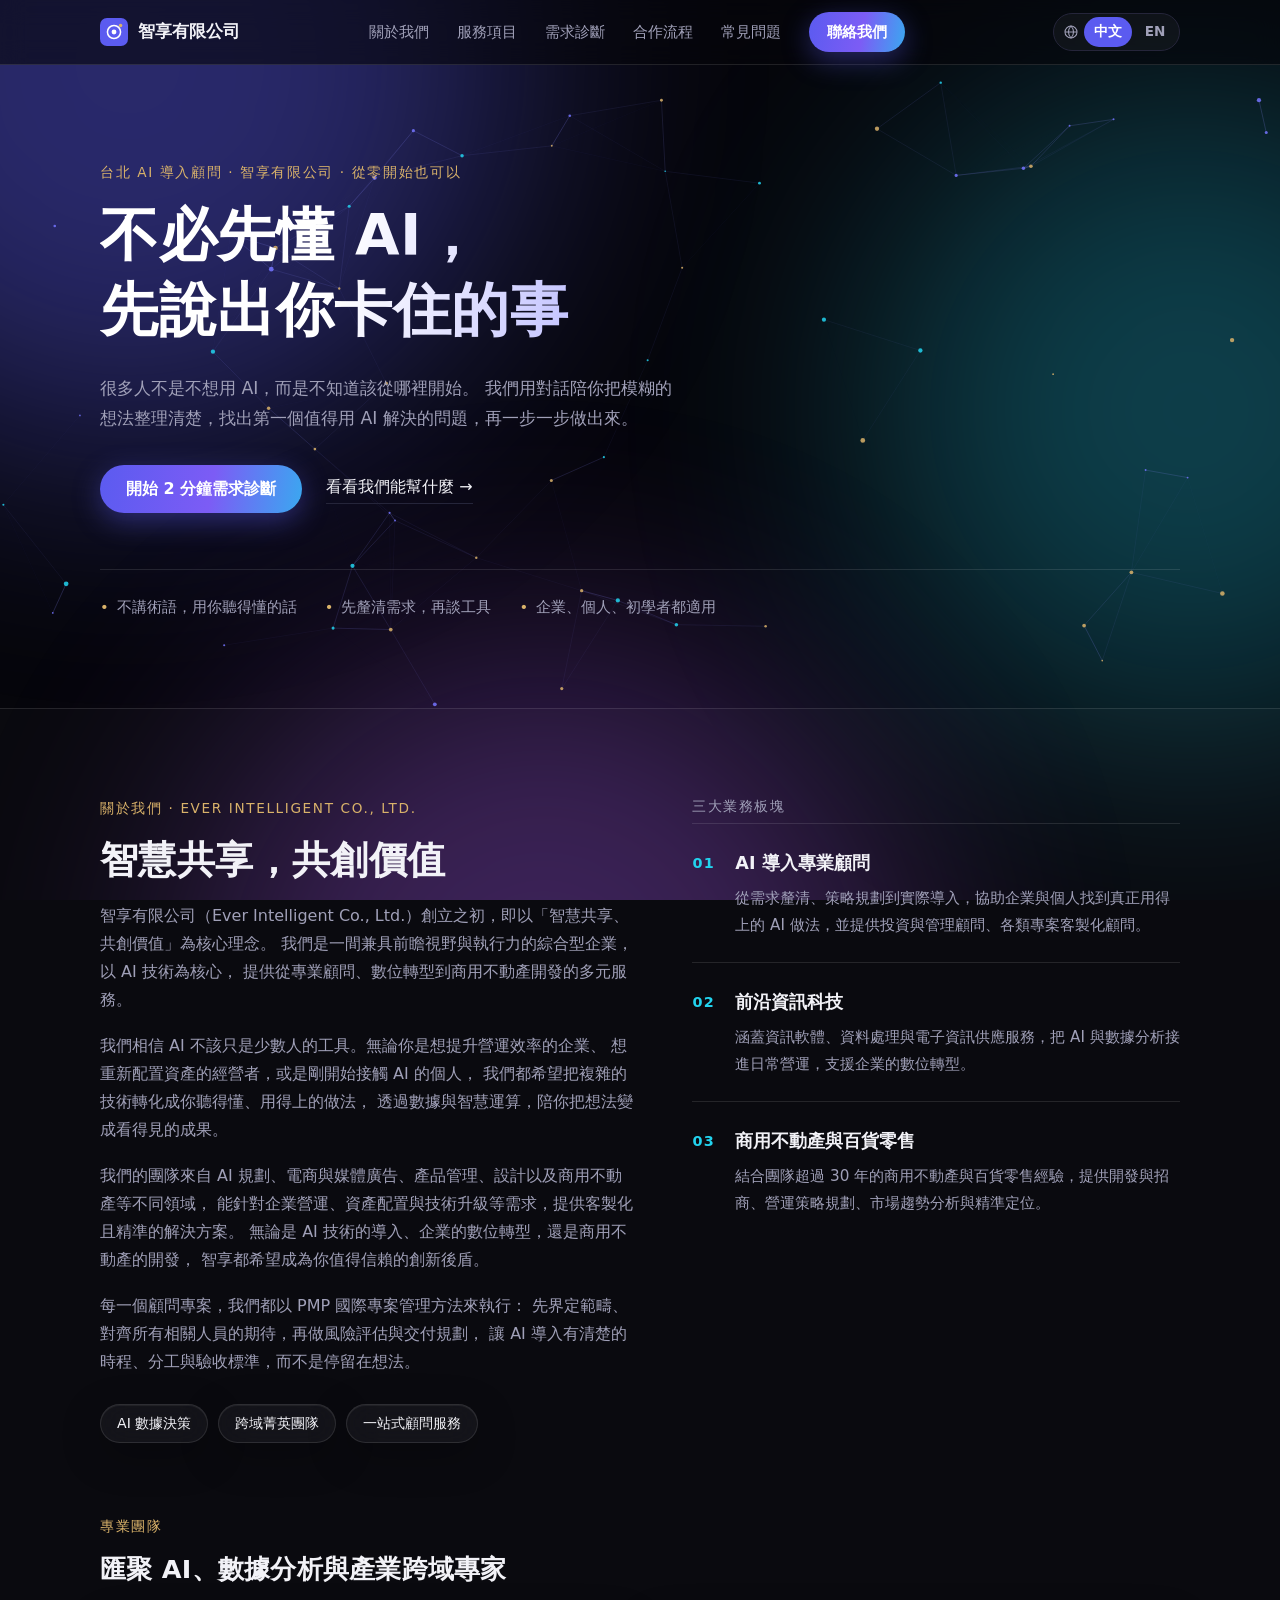
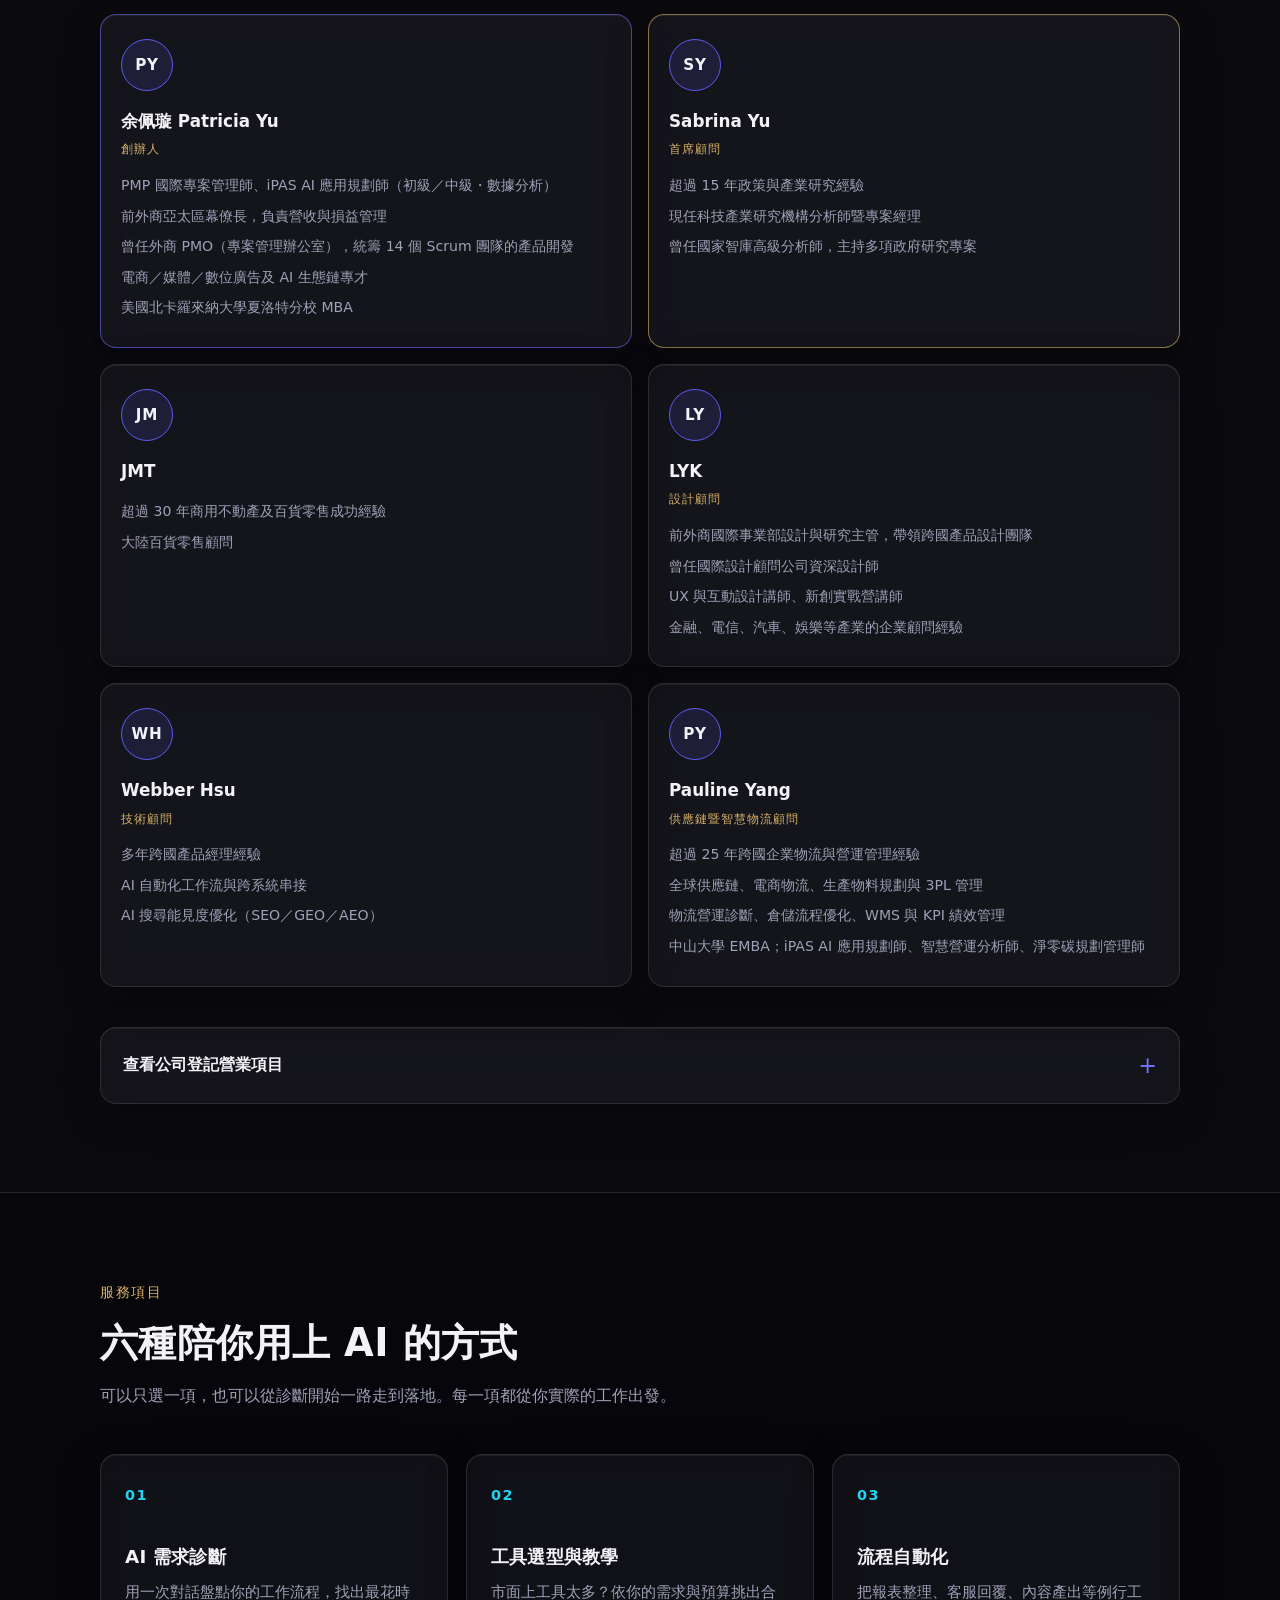
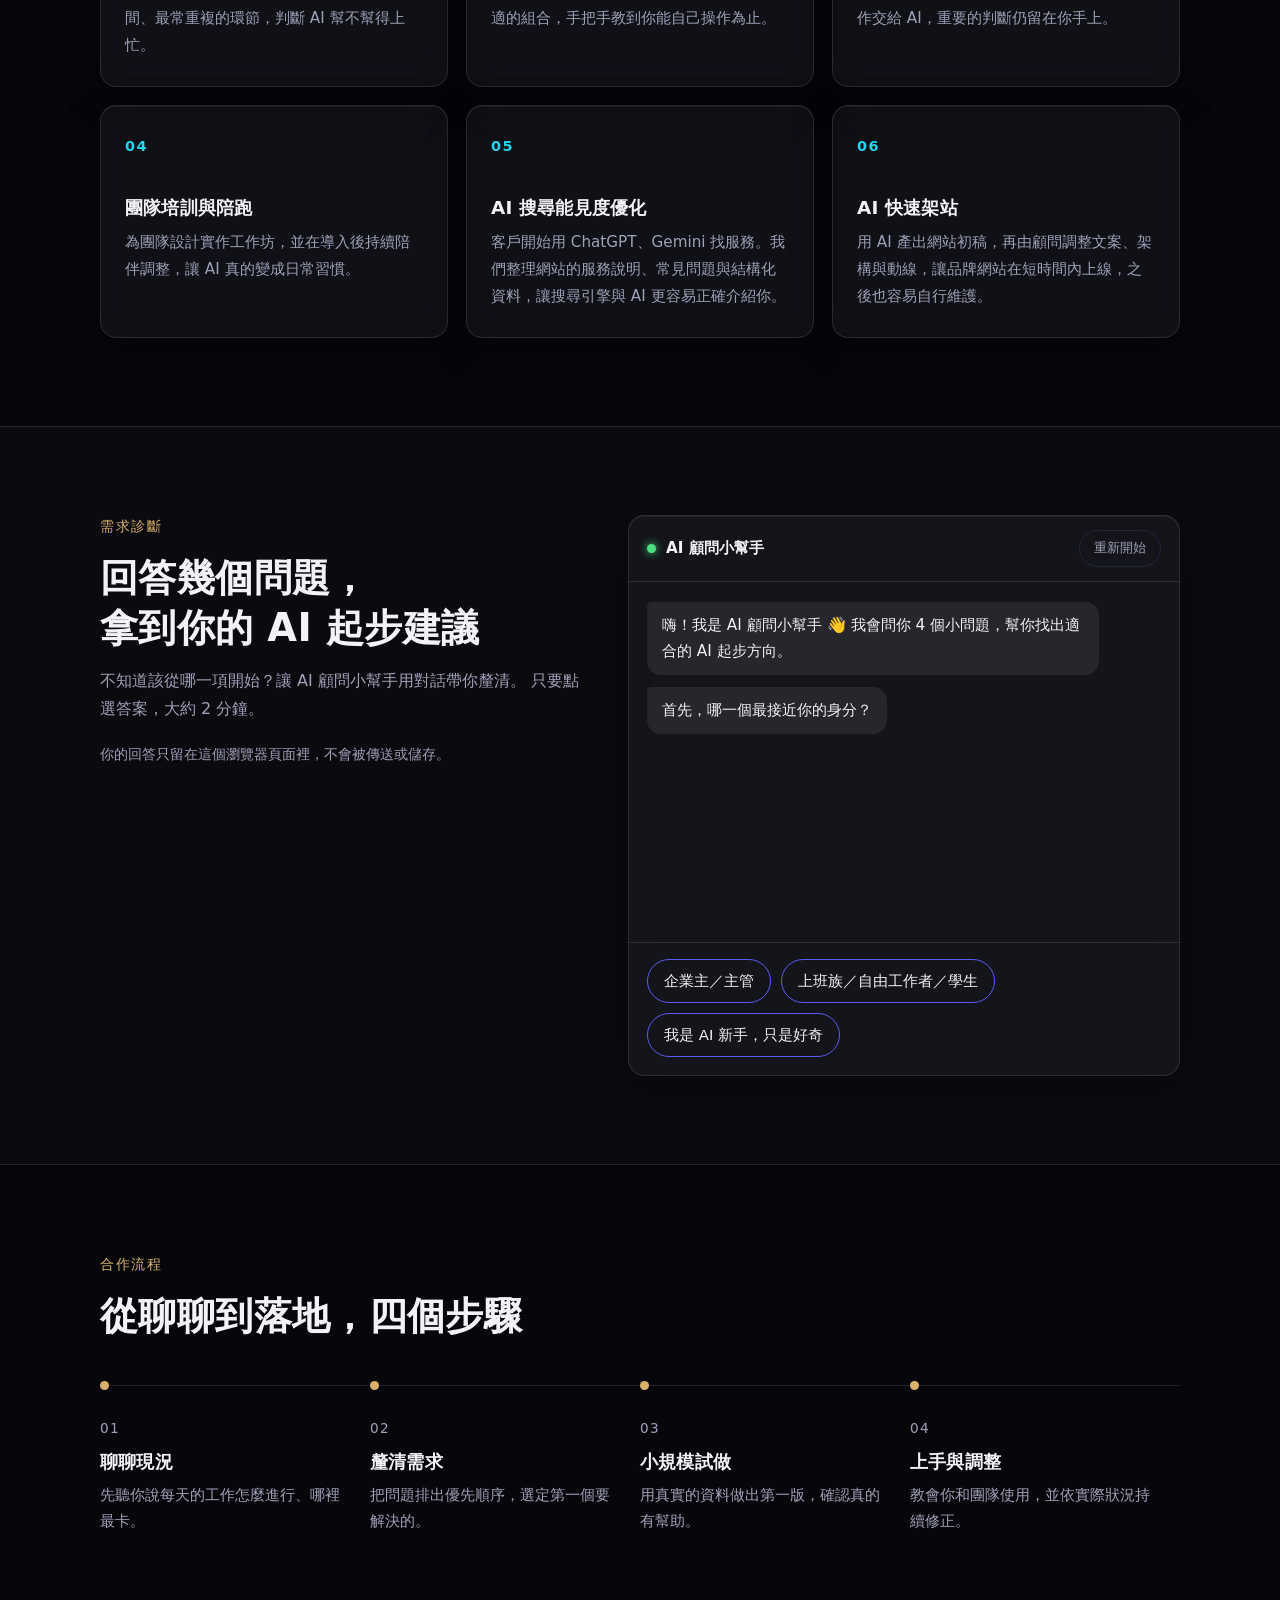
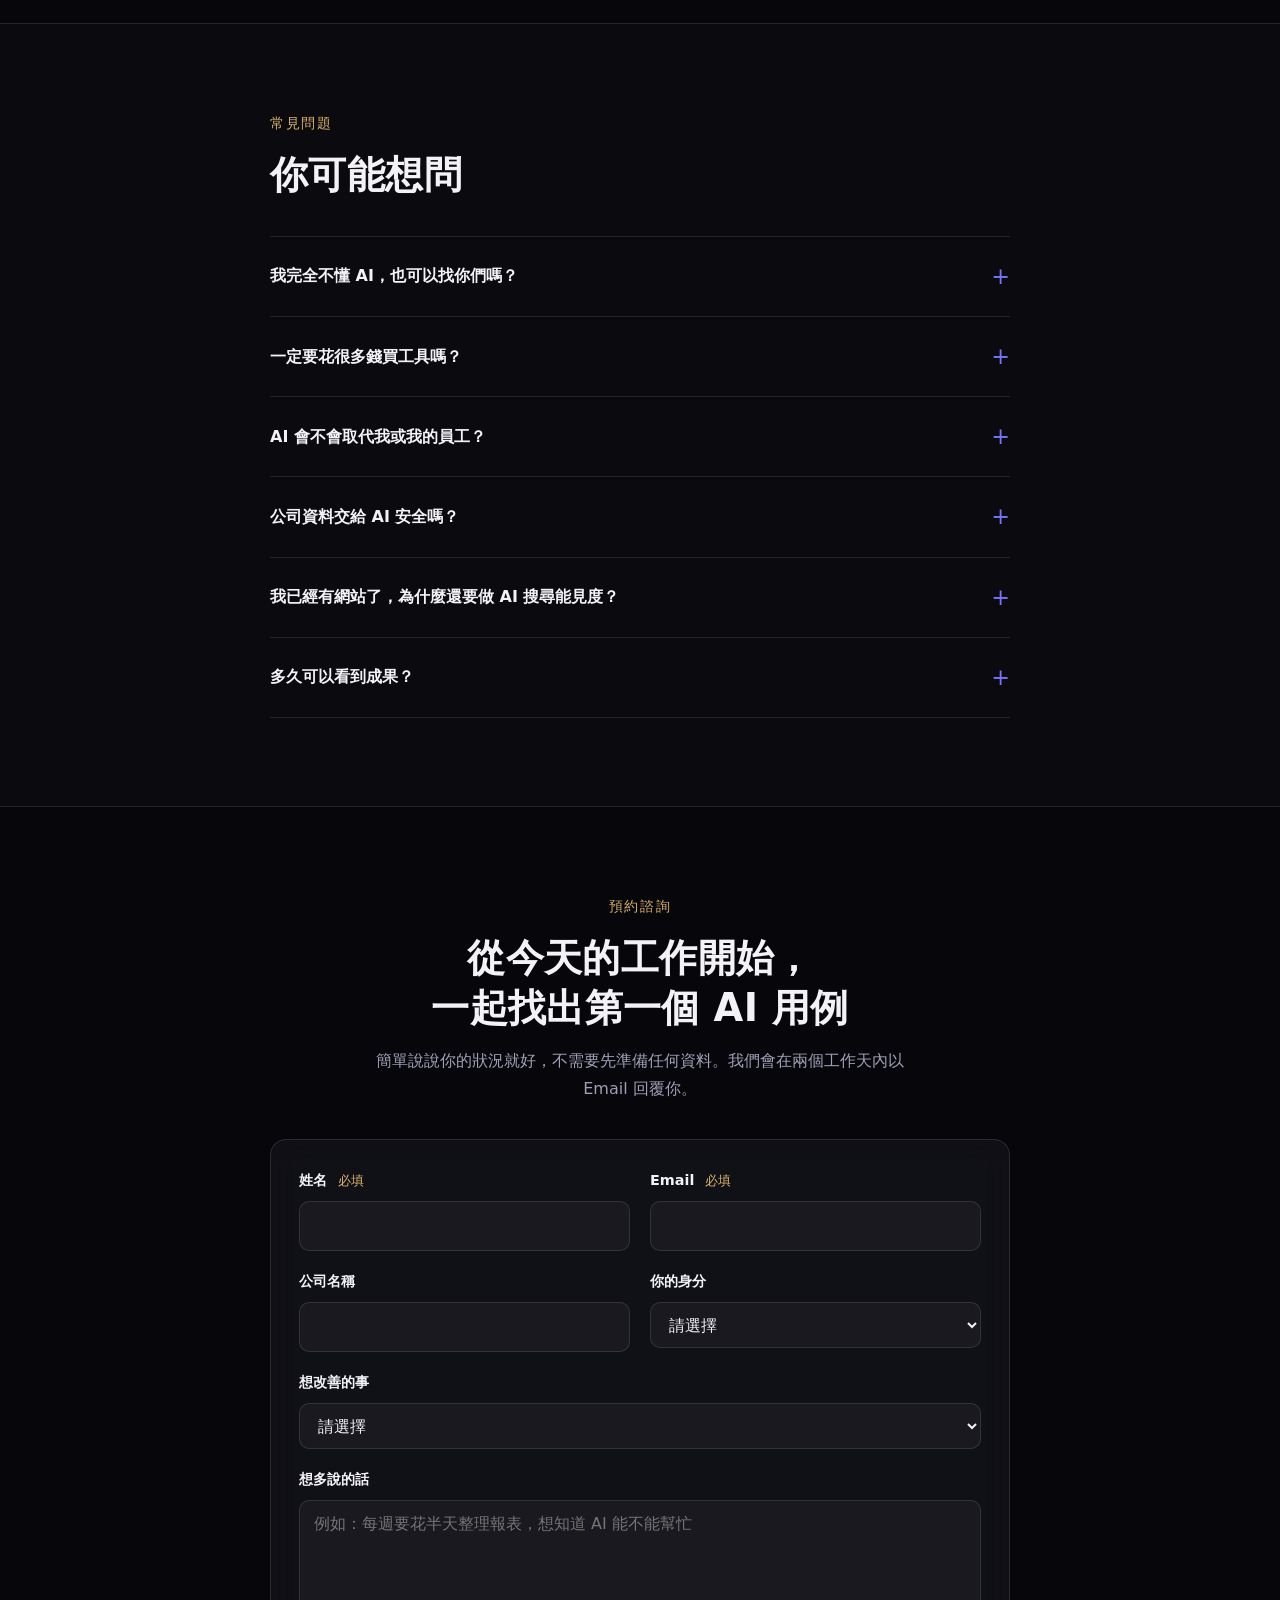
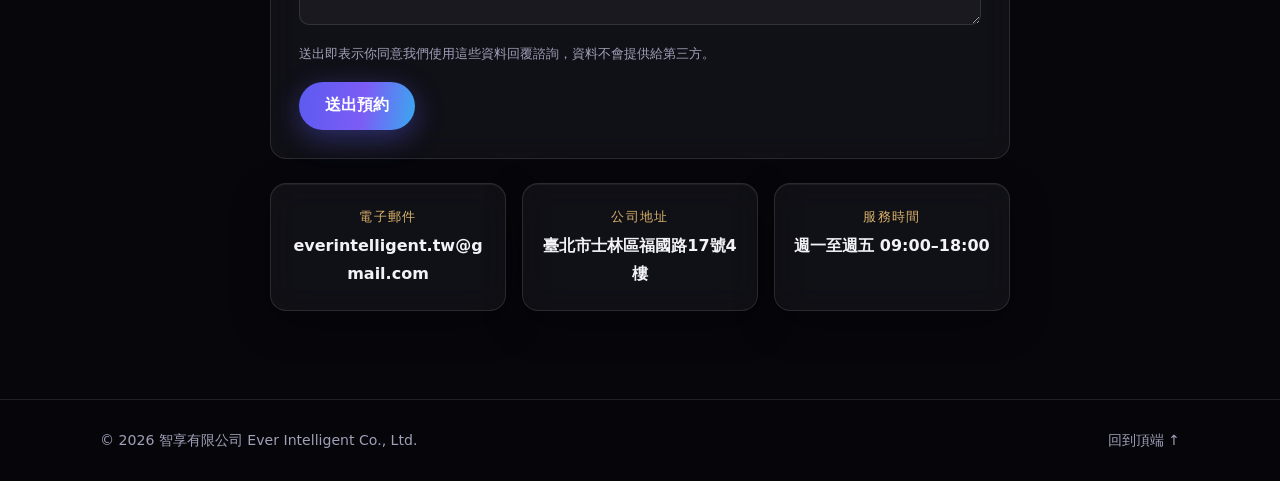
<file: index.html>
<!DOCTYPE html>
<html lang="zh-Hant">
<head>
  <meta charset="UTF-8">
  <meta name="viewport" content="width=device-width, initial-scale=1">
  <title>智享有限公司 Ever Intelligent｜台北 AI 導入顧問・企業數位轉型與流程自動化</title>
  <meta name="description" content="智享有限公司（Ever Intelligent）是台北的 AI 導入顧問，提供 AI 需求診斷、工具選型與教學、流程自動化、團隊培訓與 AI 搜尋能見度優化，陪企業主、上班族與 AI 新手找到第一個值得用 AI 解決的問題。">
  <script>
    if (location.hostname.endsWith('github.io')) {
      location.replace('https://ever-intelligent.com/' + location.hash);
    }
  </script>
  <link rel="canonical" href="https://ever-intelligent.com/">
  <link rel="alternate" hreflang="zh-Hant" href="https://ever-intelligent.com/">
  <link rel="alternate" hreflang="en" href="https://ever-intelligent.com/en/">
  <link rel="alternate" hreflang="x-default" href="https://ever-intelligent.com/">
  <meta property="og:locale:alternate" content="en_US">
  <meta name="theme-color" content="#06060b">
  <meta property="og:type" content="website">
  <meta property="og:site_name" content="智享有限公司 Ever Intelligent">
  <meta property="og:locale" content="zh_TW">
  <meta property="og:url" content="https://ever-intelligent.com/">
  <meta property="og:title" content="智享有限公司｜台北 AI 導入顧問">
  <meta property="og:description" content="AI 需求診斷、工具選型與教學、流程自動化、團隊培訓與 AI 搜尋能見度優化。不必先懂 AI，先說出你卡住的事。">
  <meta property="og:image" content="https://ever-intelligent.com/images/og-image.png">
  <meta property="og:image:width" content="1200">
  <meta property="og:image:height" content="630">
  <meta property="og:image:alt" content="智享有限公司 台北 AI 導入顧問">
  <meta name="twitter:card" content="summary_large_image">
  <meta name="twitter:title" content="智享有限公司｜台北 AI 導入顧問">
  <meta name="twitter:description" content="AI 需求診斷、流程自動化、團隊培訓與 AI 搜尋能見度優化。">
  <meta name="twitter:image" content="https://ever-intelligent.com/images/og-image.png">
  <script type="application/ld+json">
{
  "@context": "https://schema.org",
  "@graph": [
    {
      "@type": [
        "Organization",
        "ProfessionalService"
      ],
      "@id": "https://ever-intelligent.com/#organization",
      "name": "智享有限公司",
      "alternateName": [
        "Ever Intelligent",
        "Ever Intelligent Co., Ltd."
      ],
      "url": "https://ever-intelligent.com/",
      "logo": "https://ever-intelligent.com/images/logo-512.png",
      "image": "https://ever-intelligent.com/images/og-image.png",
      "description": "台北的 AI 導入顧問，提供 AI 需求診斷、工具選型與教學、流程自動化、團隊培訓與 AI 搜尋能見度優化。",
      "slogan": "智慧共享，共創價值",
      "email": "everintelligent.tw@gmail.com",
      "address": {
        "@type": "PostalAddress",
        "streetAddress": "福國路17號4樓",
        "addressLocality": "士林區",
        "addressRegion": "臺北市",
        "postalCode": "111",
        "addressCountry": "TW"
      },
      "areaServed": {
        "@type": "Country",
        "name": "台灣"
      },
      "openingHoursSpecification": [
        {
          "@type": "OpeningHoursSpecification",
          "dayOfWeek": [
            "Monday",
            "Tuesday",
            "Wednesday",
            "Thursday",
            "Friday"
          ],
          "opens": "09:00",
          "closes": "18:00"
        }
      ],
      "founder": {
        "@type": "Person",
        "name": "Patricia Yu",
        "alternateName": "余佩璇",
        "jobTitle": "創辦人",
        "sameAs": [
          "https://www.linkedin.com/in/patricia-yu-696b5058/"
        ]
      },
      "knowsAbout": [
        "AI 導入",
        "生成式 AI",
        "流程自動化",
        "數位轉型",
        "AI 搜尋能見度",
        "SEO",
        "專案管理",
        "商用不動產"
      ],
      "makesOffer": [
        {
          "@type": "Offer",
          "itemOffered": {
            "@type": "Service",
            "name": "AI 需求診斷"
          }
        },
        {
          "@type": "Offer",
          "itemOffered": {
            "@type": "Service",
            "name": "工具選型與教學"
          }
        },
        {
          "@type": "Offer",
          "itemOffered": {
            "@type": "Service",
            "name": "流程自動化"
          }
        },
        {
          "@type": "Offer",
          "itemOffered": {
            "@type": "Service",
            "name": "團隊培訓與陪跑"
          }
        },
        {
          "@type": "Offer",
          "itemOffered": {
            "@type": "Service",
            "name": "AI 搜尋能見度優化"
          }
        },
        {
          "@type": "Offer",
          "itemOffered": {
            "@type": "Service",
            "name": "AI 快速架站"
          }
        }
      ]
    },
    {
      "@type": "WebSite",
      "@id": "https://ever-intelligent.com/#website",
      "url": "https://ever-intelligent.com/",
      "name": "智享有限公司",
      "inLanguage": "zh-Hant",
      "publisher": {
        "@id": "https://ever-intelligent.com/#organization"
      }
    },
    {
      "@type": "FAQPage",
      "@id": "https://ever-intelligent.com/#faq",
      "mainEntity": [
        {
          "@type": "Question",
          "name": "我完全不懂 AI，也可以找你們嗎？",
          "acceptedAnswer": {
            "@type": "Answer",
            "text": "可以，而且很歡迎。諮詢會從你的工作和生活出發，不需要任何技術背景，也不會用艱深的術語。"
          }
        },
        {
          "@type": "Question",
          "name": "一定要花很多錢買工具嗎？",
          "acceptedAnswer": {
            "@type": "Answer",
            "text": "不一定。很多需求用免費或低月費的工具就能解決。我們會先確認需求，再建議最划算的做法。"
          }
        },
        {
          "@type": "Question",
          "name": "AI 會不會取代我或我的員工？",
          "acceptedAnswer": {
            "@type": "Answer",
            "text": "我們的做法是讓 AI 處理重複、耗時的部分，把需要經驗與判斷的工作留給人。目標是讓人更有餘裕。"
          }
        },
        {
          "@type": "Question",
          "name": "公司資料交給 AI 安全嗎？",
          "acceptedAnswer": {
            "@type": "Answer",
            "text": "這要看工具與設定。規劃時會一起確認哪些資料可以用、哪些不行，並選擇符合你需求的方案。"
          }
        },
        {
          "@type": "Question",
          "name": "我已經有網站了，為什麼還要做 AI 搜尋能見度？",
          "acceptedAnswer": {
            "@type": "Answer",
            "text": "如果網站只有簡單的公司介紹，AI 只知道你存在，卻不知道哪些問題適合推薦你。把服務、案例與常見問題寫清楚，並加上結構化資料，AI 才有內容可以引用。"
          }
        },
        {
          "@type": "Question",
          "name": "多久可以看到成果？",
          "acceptedAnswer": {
            "@type": "Answer",
            "text": "視問題大小而定。個人使用通常幾天內就有感；團隊流程一般會先做一個小範圍試做，再決定是否擴大。"
          }
        }
      ]
    }
  ]
}
  </script>
  <link rel="icon" href="images/logo.svg" type="image/svg+xml">
  <link rel="icon" href="images/favicon-48.png" sizes="48x48" type="image/png">
  <link rel="icon" href="images/icon-192.png" sizes="192x192" type="image/png">
  <link rel="apple-touch-icon" href="images/apple-touch-icon.png">
  <link rel="stylesheet" href="css/style.css">
  <link rel="stylesheet" href="css/theme-aurora.css">
</head>
<body>

  <!-- 極光背景（裝飾用） -->
  <div class="aurora" aria-hidden="true"><span></span><span></span><span></span></div>

  <!-- ===== 導覽列 ===== -->
  <header class="nav" id="top">
    <div class="container nav__inner">
      <a class="brand" href="#top">
        <img src="images/logo.svg" alt="智享有限公司標誌" width="28" height="28">
        <span>智享有限公司</span>
      </a>
      <button class="nav__toggle" id="navToggle" aria-label="開啟選單" aria-expanded="false" aria-controls="navMenu">
        <span></span><span></span><span></span>
      </button>
      <nav class="nav__menu" id="navMenu">
        <a href="#about">關於我們</a>
        <a href="#services">服務項目</a>
        <a href="#diagnosis">需求診斷</a>
        <a href="#process">合作流程</a>
        <a href="#faq">常見問題</a>
        <a class="btn btn--small" href="#contact">聯絡我們</a>
      </nav>
      <div class="lang" role="group" aria-label="語言 Language">
        <svg class="lang__icon" viewBox="0 0 24 24" aria-hidden="true"><circle cx="12" cy="12" r="9"/><path d="M3 12h18M12 3c2.5 2.6 3.8 5.6 3.8 9s-1.3 6.4-3.8 9c-2.5-2.6-3.8-5.6-3.8-9S9.5 5.6 12 3z"/></svg>
        <a href="./" hreflang="zh-Hant" lang="zh-Hant" aria-current="true">中文</a>
        <a href="en/" hreflang="en" lang="en">EN</a>
      </div>
    </div>
  </header>

  <main>
    <!-- ===== 首屏 ===== -->
    <section class="hero">
      <img class="hero__art" src="images/hero-orbit.svg" alt="" aria-hidden="true">
      <canvas class="hero__canvas" id="heroCanvas" aria-hidden="true"></canvas>
      <div class="container hero__inner">
        <p class="eyebrow">台北 AI 導入顧問 · 智享有限公司 · 從零開始也可以</p>
        <h1>不必先懂 AI，<br>先說出你卡住的事</h1>
        <p class="hero__lead">
          很多人不是不想用 AI，而是不知道該從哪裡開始。
          我們用對話陪你把模糊的想法整理清楚，找出第一個值得用 AI 解決的問題，再一步一步做出來。
        </p>
        <div class="hero__actions">
          <a class="btn" href="#diagnosis">開始 2 分鐘需求診斷</a>
          <a class="link-arrow" href="#about">看看我們能幫什麼</a>
        </div>
        <ul class="hero__points">
          <li>不講術語，用你聽得懂的話</li>
          <li>先釐清需求，再談工具</li>
          <li>企業、個人、初學者都適用</li>
        </ul>
      </div>
    </section>

    <!-- ===== 關於我們 ===== -->
    <section class="section section--alt" id="about">
      <div class="container">
        <div class="about">
          <div class="about__text">
            <p class="eyebrow">關於我們 · EVER INTELLIGENT CO., LTD.</p>
            <h2>智慧共享，共創價值</h2>
            <p>
              智享有限公司（Ever Intelligent Co., Ltd.）創立之初，即以「智慧共享、共創價值」為核心理念。
              我們是一間兼具前瞻視野與執行力的綜合型企業，以 AI 技術為核心，
              提供從專業顧問、數位轉型到商用不動產開發的多元服務。
            </p>
            <p>
              我們相信 AI 不該只是少數人的工具。無論你是想提升營運效率的企業、
              想重新配置資產的經營者，或是剛開始接觸 AI 的個人，
              我們都希望把複雜的技術轉化成你聽得懂、用得上的做法，
              透過數據與智慧運算，陪你把想法變成看得見的成果。
            </p>
            <p>
              我們的團隊來自 AI 規劃、電商與媒體廣告、產品管理、設計以及商用不動產等不同領域，
              能針對企業營運、資產配置與技術升級等需求，提供客製化且精準的解決方案。
              無論是 AI 技術的導入、企業的數位轉型，還是商用不動產的開發，
              智享都希望成為你值得信賴的創新後盾。
            </p>
            <p>
              每一個顧問專案，我們都以 PMP 國際專案管理方法來執行：
              先界定範疇、對齊所有相關人員的期待，再做風險評估與交付規劃，
              讓 AI 導入有清楚的時程、分工與驗收標準，而不是停留在想法。
            </p>
            <ul class="about__tags">
              <li>AI 數據決策</li>
              <li>跨域菁英團隊</li>
              <li>一站式顧問服務</li>
            </ul>
          </div>

          <div class="pillars">
            <h3 class="pillars__title">三大業務板塊</h3>
            <article class="pillar">
              <span class="pillar__num">01</span>
              <div>
                <h4>AI 導入專業顧問</h4>
                <p>從需求釐清、策略規劃到實際導入，協助企業與個人找到真正用得上的 AI 做法，並提供投資與管理顧問、各類專案客製化顧問。</p>
              </div>
            </article>
            <article class="pillar">
              <span class="pillar__num">02</span>
              <div>
                <h4>前沿資訊科技</h4>
                <p>涵蓋資訊軟體、資料處理與電子資訊供應服務，把 AI 與數據分析接進日常營運，支援企業的數位轉型。</p>
              </div>
            </article>
            <article class="pillar">
              <span class="pillar__num">03</span>
              <div>
                <h4>商用不動產與百貨零售</h4>
                <p>結合團隊超過 30 年的商用不動產與百貨零售經驗，提供開發與招商、營運策略規劃、市場趨勢分析與精準定位。</p>
              </div>
            </article>
          </div>
        </div>

        <!-- 專業團隊 -->
        <div class="team">
          <p class="eyebrow">專業團隊</p>
          <h3 class="team__title">匯聚 AI、數據分析與產業跨域專家</h3>
          <div class="team__grid">
            <article class="member member--lead">
              <span class="member__avatar" aria-hidden="true">PY</span>
              <h4>余佩璇 Patricia Yu <small>創辦人</small></h4>
              <ul>
                <li>PMP 國際專案管理師、iPAS AI 應用規劃師（初級／中級・數據分析）</li>
                <li>前外商亞太區幕僚長，負責營收與損益管理</li>
                <li>曾任外商 PMO（專案管理辦公室），統籌 14 個 Scrum 團隊的產品開發</li>
                <li>電商／媒體／數位廣告及 AI 生態鏈專才</li>
                <li>美國北卡羅來納大學夏洛特分校 MBA</li>
              </ul>
            </article>
            <article class="member">
              <span class="member__avatar" aria-hidden="true">JM</span>
              <h4>JMT</h4>
              <ul>
                <li>超過 30 年商用不動產及百貨零售成功經驗</li>
                <li>大陸百貨零售顧問</li>
              </ul>
            </article>
            <article class="member">
              <span class="member__avatar" aria-hidden="true">LY</span>
              <h4>LYK <small>設計顧問</small></h4>
              <ul>
                <li>前外商國際事業部設計與研究主管，帶領跨國產品設計團隊</li>
                <li>曾任國際設計顧問公司資深設計師</li>
                <li>UX 與互動設計講師、新創實戰營講師</li>
                <li>金融、電信、汽車、娛樂等產業的企業顧問經驗</li>
              </ul>
            </article>
            <article class="member">
              <span class="member__avatar" aria-hidden="true">WH</span>
              <h4>Webber Hsu <small>技術顧問</small></h4>
              <ul>
                <li>多年跨國產品經理經驗</li>
                <li>AI 自動化工作流與跨系統串接</li>
                <li>AI 搜尋能見度優化（SEO／GEO／AEO）</li>
              </ul>
            </article>
            <article class="member">
              <span class="member__avatar" aria-hidden="true">PY</span>
              <h4>Pauline Yang <small>供應鏈暨智慧物流顧問</small></h4>
              <ul>
                <li>超過 25 年跨國企業物流與營運管理經驗</li>
                <li>全球供應鏈、電商物流、生產物料規劃與 3PL 管理</li>
                <li>物流營運診斷、倉儲流程優化、WMS 與 KPI 績效管理</li>
                <li>中山大學 EMBA；iPAS AI 應用規劃師、智慧營運分析師、淨零碳規劃管理師</li>
              </ul>
            </article>
            <article class="member member--advisor">
              <span class="member__avatar" aria-hidden="true">SY</span>
              <h4>Sabrina Yu <small>首席顧問</small></h4>
              <ul>
                <li>超過 15 年政策與產業研究經驗</li>
                <li>現任科技產業研究機構分析師暨專案經理</li>
                <li>曾任國家智庫高級分析師，主持多項政府研究專案</li>
              </ul>
            </article>
          </div>
        </div>

        <!-- 登記營業項目（可展開） -->
        <details class="biz">
          <summary>查看公司登記營業項目</summary>
          <ul class="biz__list">
            <li><code>I102010</code> 投資顧問業</li>
            <li><code>I103060</code> 管理顧問業</li>
            <li><code>I105010</code> 藝術品諮詢顧問業</li>
            <li><code>I199990</code> 其他顧問服務業</li>
            <li><code>I301010</code> 資訊軟體服務業</li>
            <li><code>I301020</code> 資料處理服務業</li>
            <li><code>I301030</code> 電子資訊供應服務業</li>
            <li><code>I301040</code> 第三方支付服務業</li>
            <li><code>I401010</code> 一般廣告服務業</li>
            <li><code>H701010</code> 住宅及大樓開發租售業</li>
            <li><code>H701020</code> 工業廠房開發租售業</li>
            <li><code>H701050</code> 投資興建公共建設業</li>
            <li><code>H701060</code> 新市鎮、新社區開發業</li>
            <li><code>H701070</code> 區段徵收及市地重劃代辦業</li>
            <li><code>H701090</code> 都市更新整建維護業</li>
            <li><code>H703090</code> 不動產買賣業</li>
            <li><code>H703100</code> 不動產租賃業</li>
            <li><code>ZZ99999</code> 除許可業務外，得經營法令非禁止或限制之業務</li>
          </ul>
        </details>
      </div>
    </section>

    <!-- ===== 服務項目 ===== -->
    <section class="section" id="services">
      <div class="container">
        <p class="eyebrow">服務項目</p>
        <h2>六種陪你用上 AI 的方式</h2>
        <p class="section__lead">可以只選一項，也可以從診斷開始一路走到落地。每一項都從你實際的工作出發。</p>

        <div class="cards">
          <article class="card">
            <span class="card__num">01</span>
            <h3>AI 需求診斷</h3>
            <p>用一次對話盤點你的工作流程，找出最花時間、最常重複的環節，判斷 AI 幫不幫得上忙。</p>
          </article>
          <article class="card">
            <span class="card__num">02</span>
            <h3>工具選型與教學</h3>
            <p>市面上工具太多？依你的需求與預算挑出合適的組合，手把手教到你能自己操作為止。</p>
          </article>
          <article class="card">
            <span class="card__num">03</span>
            <h3>流程自動化</h3>
            <p>把報表整理、客服回覆、內容產出等例行工作交給 AI，重要的判斷仍留在你手上。</p>
          </article>
          <article class="card">
            <span class="card__num">04</span>
            <h3>團隊培訓與陪跑</h3>
            <p>為團隊設計實作工作坊，並在導入後持續陪伴調整，讓 AI 真的變成日常習慣。</p>
          </article>
          <article class="card">
            <span class="card__num">05</span>
            <h3>AI 搜尋能見度優化</h3>
            <p>客戶開始用 ChatGPT、Gemini 找服務。我們整理網站的服務說明、常見問題與結構化資料，讓搜尋引擎與 AI 更容易正確介紹你。</p>
          </article>
          <article class="card">
            <span class="card__num">06</span>
            <h3>AI 快速架站</h3>
            <p>用 AI 產出網站初稿，再由顧問調整文案、架構與動線，讓品牌網站在短時間內上線，之後也容易自行維護。</p>
          </article>
        </div>
      </div>
    </section>

    <!-- ===== 需求診斷（對話） ===== -->
    <section class="section section--alt" id="diagnosis">
      <div class="container diagnosis">
        <div class="diagnosis__intro">
          <p class="eyebrow">需求診斷</p>
          <h2>回答幾個問題，<br>拿到你的 AI 起步建議</h2>
          <p class="section__lead">
            不知道該從哪一項開始？讓 AI 顧問小幫手用對話帶你釐清。
            只要點選答案，大約 2 分鐘。
          </p>
          <p class="note">你的回答只留在這個瀏覽器頁面裡，不會被傳送或儲存。</p>
        </div>

        <div class="chat" aria-label="AI 需求診斷對話">
          <div class="chat__head">
            <span class="chat__dot"></span>
            <strong>AI 顧問小幫手</strong>
            <button class="chat__restart" id="chatRestart" type="button">重新開始</button>
          </div>
          <div class="chat__log" id="chatLog" aria-live="polite"></div>
          <div class="chat__options" id="chatOptions"></div>
        </div>
      </div>
    </section>

    <!-- ===== 合作流程 ===== -->
    <section class="section" id="process">
      <div class="container">
        <p class="eyebrow">合作流程</p>
        <h2>從聊聊到落地，四個步驟</h2>
        <ol class="steps">
          <li class="step">
            <span class="step__num">01</span>
            <h3>聊聊現況</h3>
            <p>先聽你說每天的工作怎麼進行、哪裡最卡。</p>
          </li>
          <li class="step">
            <span class="step__num">02</span>
            <h3>釐清需求</h3>
            <p>把問題排出優先順序，選定第一個要解決的。</p>
          </li>
          <li class="step">
            <span class="step__num">03</span>
            <h3>小規模試做</h3>
            <p>用真實的資料做出第一版，確認真的有幫助。</p>
          </li>
          <li class="step">
            <span class="step__num">04</span>
            <h3>上手與調整</h3>
            <p>教會你和團隊使用，並依實際狀況持續修正。</p>
          </li>
        </ol>
      </div>
    </section>

    <!-- ===== 常見問題 ===== -->
    <section class="section section--alt" id="faq">
      <div class="container container--narrow">
        <p class="eyebrow">常見問題</p>
        <h2>你可能想問</h2>
        <div class="faq">
          <details>
            <summary>我完全不懂 AI，也可以找你們嗎？</summary>
            <p>可以，而且很歡迎。諮詢會從你的工作和生活出發，不需要任何技術背景，也不會用艱深的術語。</p>
          </details>
          <details>
            <summary>一定要花很多錢買工具嗎？</summary>
            <p>不一定。很多需求用免費或低月費的工具就能解決。我們會先確認需求，再建議最划算的做法。</p>
          </details>
          <details>
            <summary>AI 會不會取代我或我的員工？</summary>
            <p>我們的做法是讓 AI 處理重複、耗時的部分，把需要經驗與判斷的工作留給人。目標是讓人更有餘裕。</p>
          </details>
          <details>
            <summary>公司資料交給 AI 安全嗎？</summary>
            <p>這要看工具與設定。規劃時會一起確認哪些資料可以用、哪些不行，並選擇符合你需求的方案。</p>
          </details>
          <details>
            <summary>我已經有網站了，為什麼還要做 AI 搜尋能見度？</summary>
            <p>如果網站只有簡單的公司介紹，AI 只知道你存在，卻不知道哪些問題適合推薦你。把服務、案例與常見問題寫清楚，並加上結構化資料，AI 才有內容可以引用。</p>
          </details>
          <details>
            <summary>多久可以看到成果？</summary>
            <p>視問題大小而定。個人使用通常幾天內就有感；團隊流程一般會先做一個小範圍試做，再決定是否擴大。</p>
          </details>
        </div>
      </div>
    </section>

    <!-- ===== 聯絡方式 ===== -->
    <section class="section cta" id="contact">
      <div class="container container--narrow cta__inner">
        <p class="eyebrow">預約諮詢</p>
        <h2>從今天的工作開始，<br>一起找出第一個 AI 用例</h2>
        <p class="section__lead">簡單說說你的狀況就好，不需要先準備任何資料。我們會在兩個工作天內以 Email 回覆你。</p>

        <form class="inquiry" id="inquiryForm" novalidate>
          <div class="inquiry__grid">
            <label class="field">
              <span class="field__label">姓名 <em>必填</em></span>
              <input type="text" name="name" autocomplete="name" maxlength="60" required>
            </label>
            <label class="field">
              <span class="field__label">Email <em>必填</em></span>
              <input type="email" name="email" autocomplete="email" maxlength="120" required>
            </label>
            <label class="field">
              <span class="field__label">公司名稱</span>
              <input type="text" name="company" autocomplete="organization" maxlength="80">
            </label>
            <label class="field">
              <span class="field__label">你的身分</span>
              <select name="role">
                <option value="">請選擇</option>
                <option>企業主／主管</option>
                <option>上班族／自由工作者／學生</option>
                <option>AI 新手</option>
              </select>
            </label>
            <label class="field field--wide">
              <span class="field__label">想改善的事</span>
              <select name="topic">
                <option value="">請選擇</option>
                <option>重複的行政與報表</option>
                <option>客服或詢問訊息</option>
                <option>行銷內容產出</option>
                <option>AI 搜尋能見度／網站</option>
                <option>團隊培訓</option>
                <option>還不確定，想先聊聊</option>
              </select>
            </label>
            <label class="field field--wide">
              <span class="field__label">想多說的話</span>
              <textarea name="message" rows="4" maxlength="2000" placeholder="例如：每週要花半天整理報表，想知道 AI 能不能幫忙"></textarea>
            </label>
            <label class="field field--trap" aria-hidden="true">
              <span>請勿填寫此欄</span>
              <input type="text" name="website" tabindex="-1" autocomplete="off">
            </label>
          </div>
          <p class="inquiry__privacy">送出即表示你同意我們使用這些資料回覆諮詢，資料不會提供給第三方。</p>
          <div class="inquiry__actions">
            <button class="btn" type="submit" id="inquirySubmit">送出預約</button>
            <p class="inquiry__status" id="inquiryStatus" role="status" aria-live="polite"></p>
          </div>
        </form>

        <div class="contact">
          <a class="contact__item" href="mailto:everintelligent.tw@gmail.com?subject=AI%20顧問諮詢">
            <span class="contact__label">電子郵件</span>
            <span class="contact__value">everintelligent.tw@gmail.com</span>
          </a>
          <div class="contact__item">
            <span class="contact__label">公司地址</span>
            <span class="contact__value">臺北市士林區福國路17號4樓</span>
          </div>
          <div class="contact__item">
            <span class="contact__label">服務時間</span>
            <span class="contact__value">週一至週五 09:00–18:00</span>
          </div>
        </div>
      </div>
    </section>
  </main>

  <footer class="footer">
    <div class="container footer__inner">
      <span>© <span id="year"></span> 智享有限公司 Ever Intelligent Co., Ltd.</span>
      <a href="#top">回到頂端 ↑</a>
    </div>
  </footer>

  <script src="js/main.js"></script>
  <script src="js/particles.js"></script>
</body>
</html>
</file>
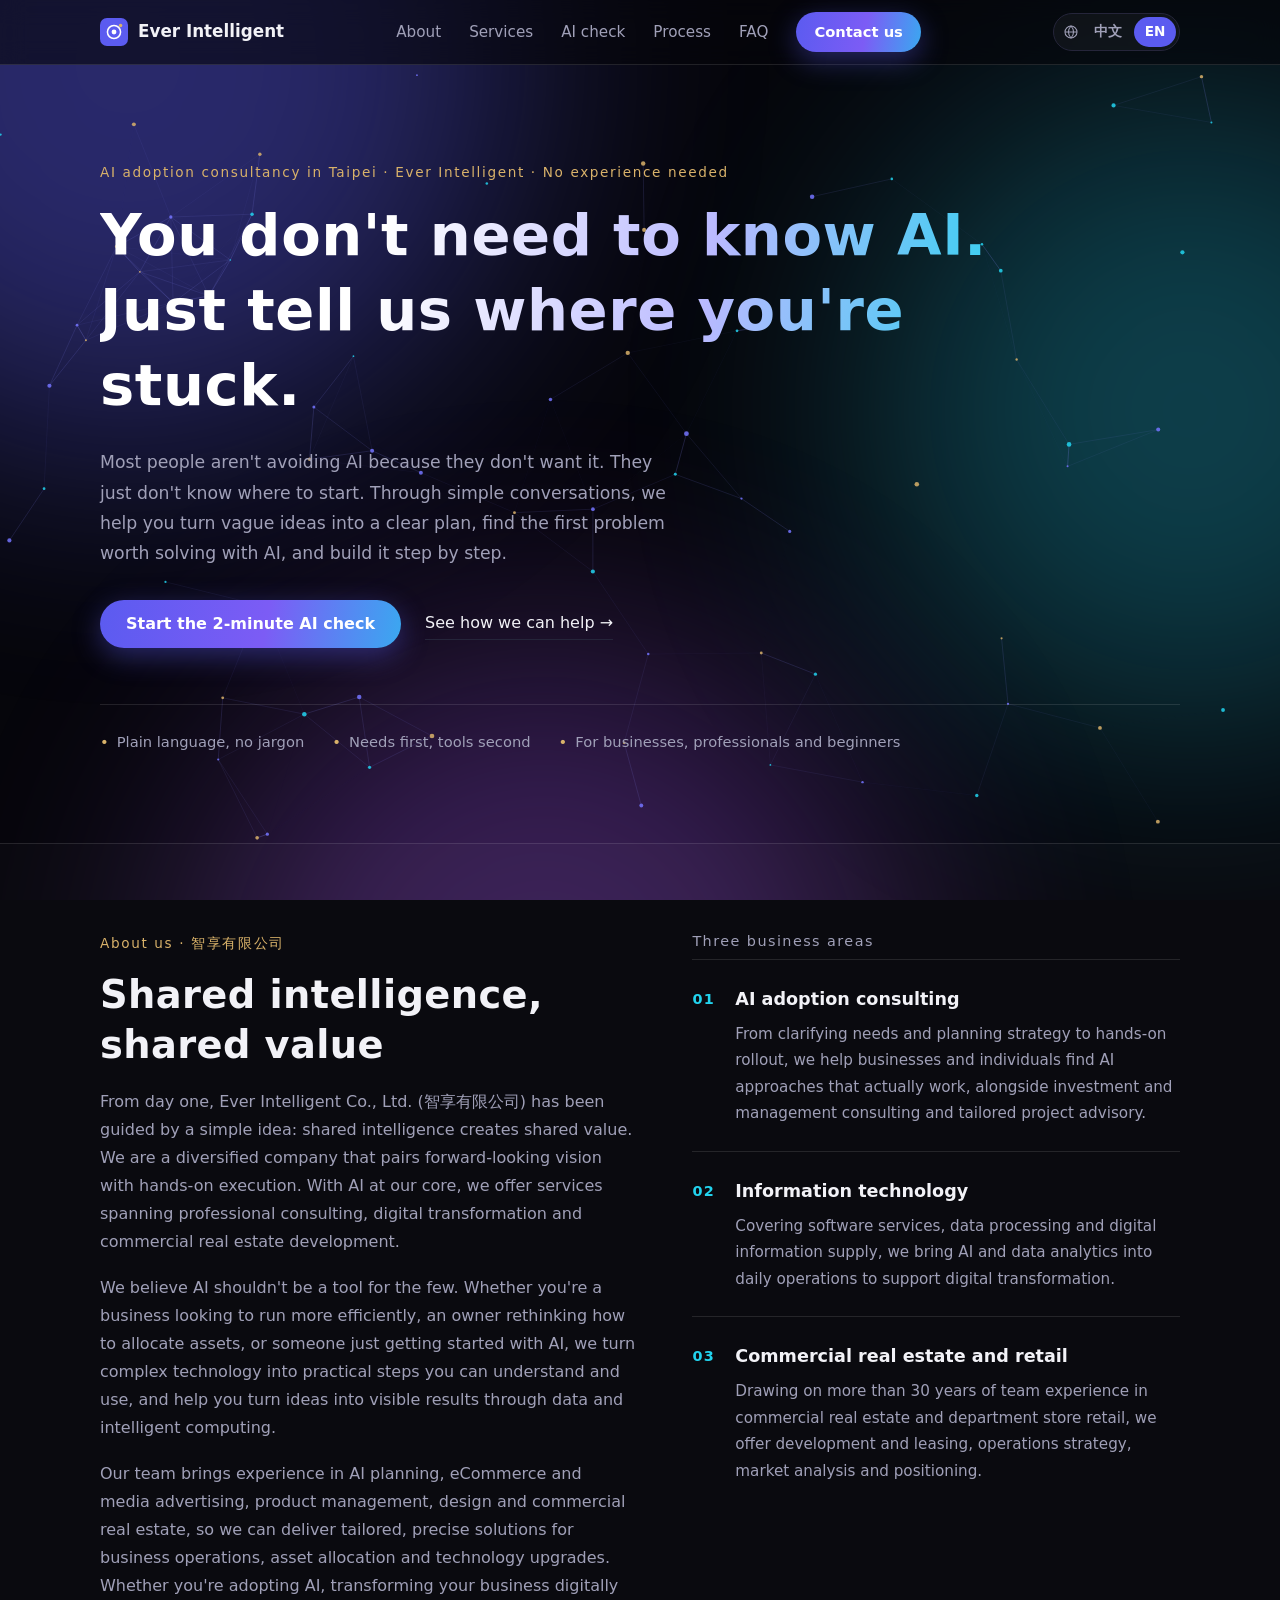
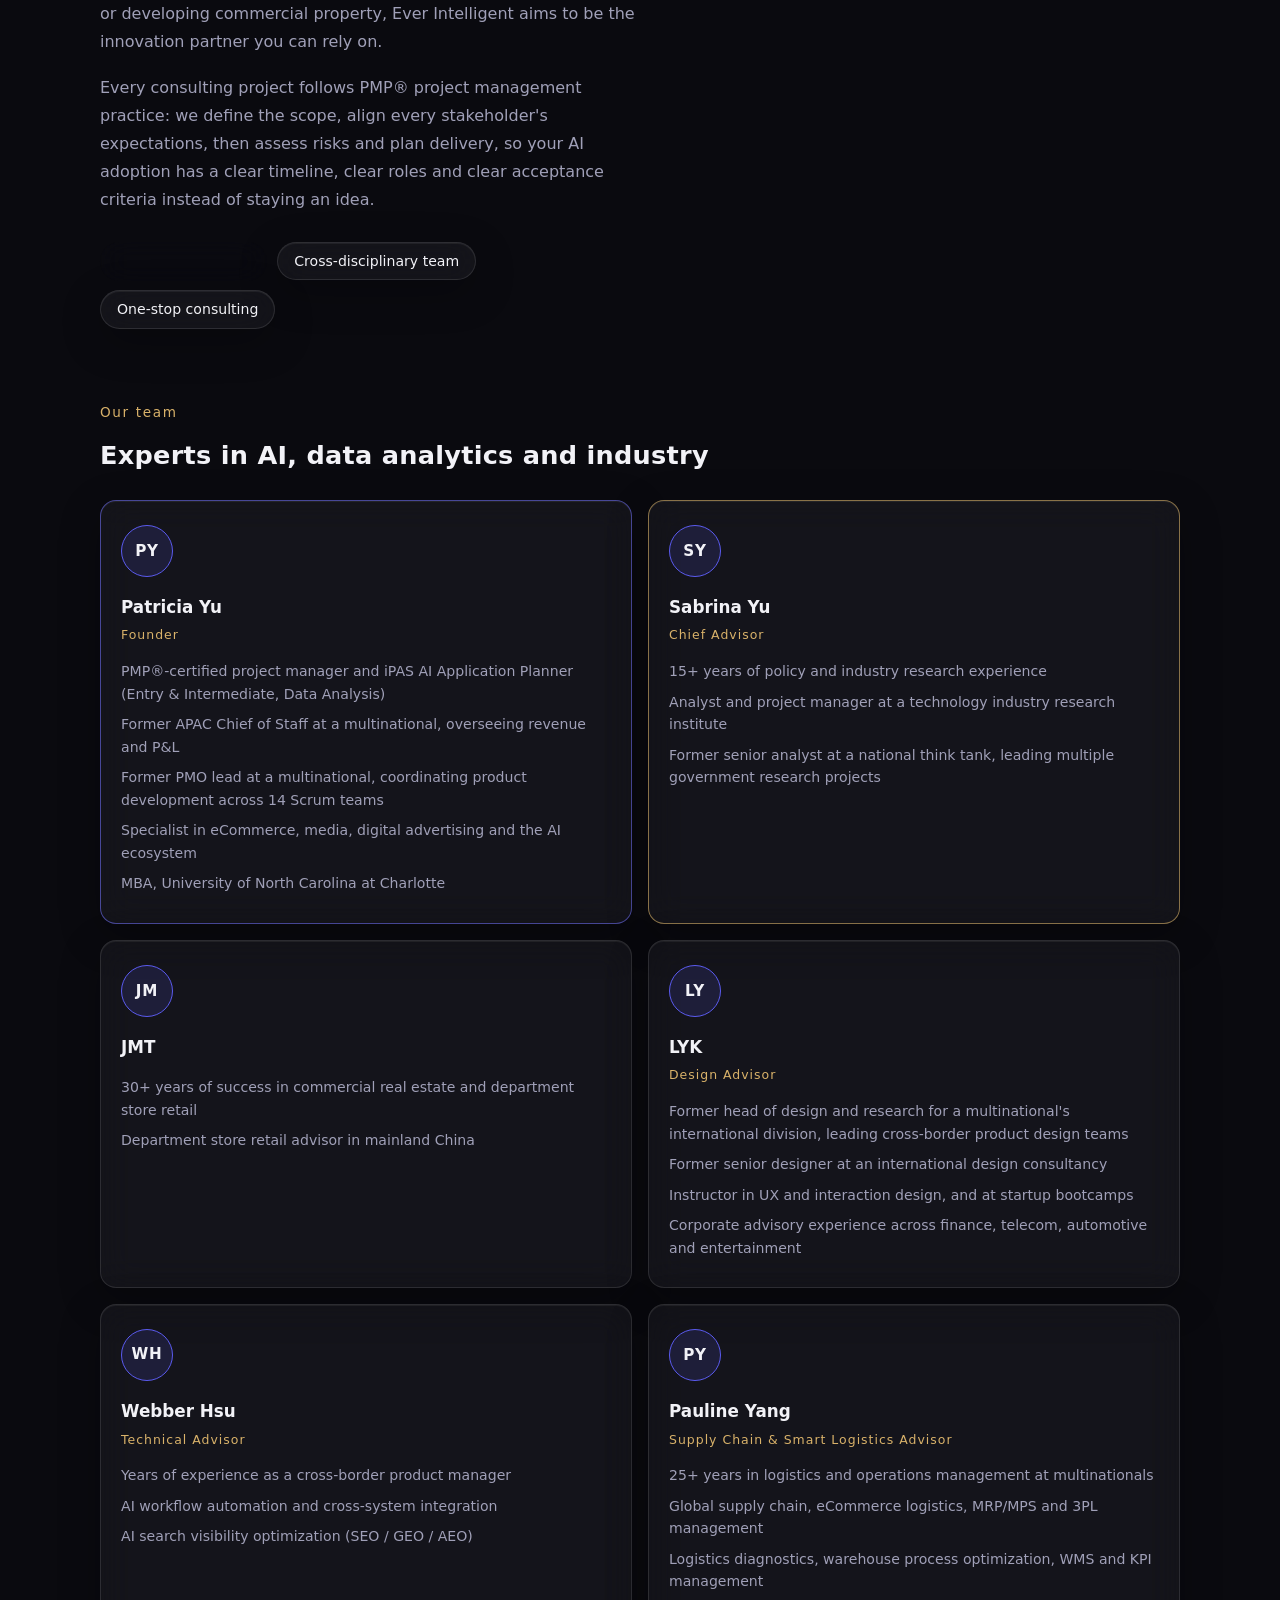
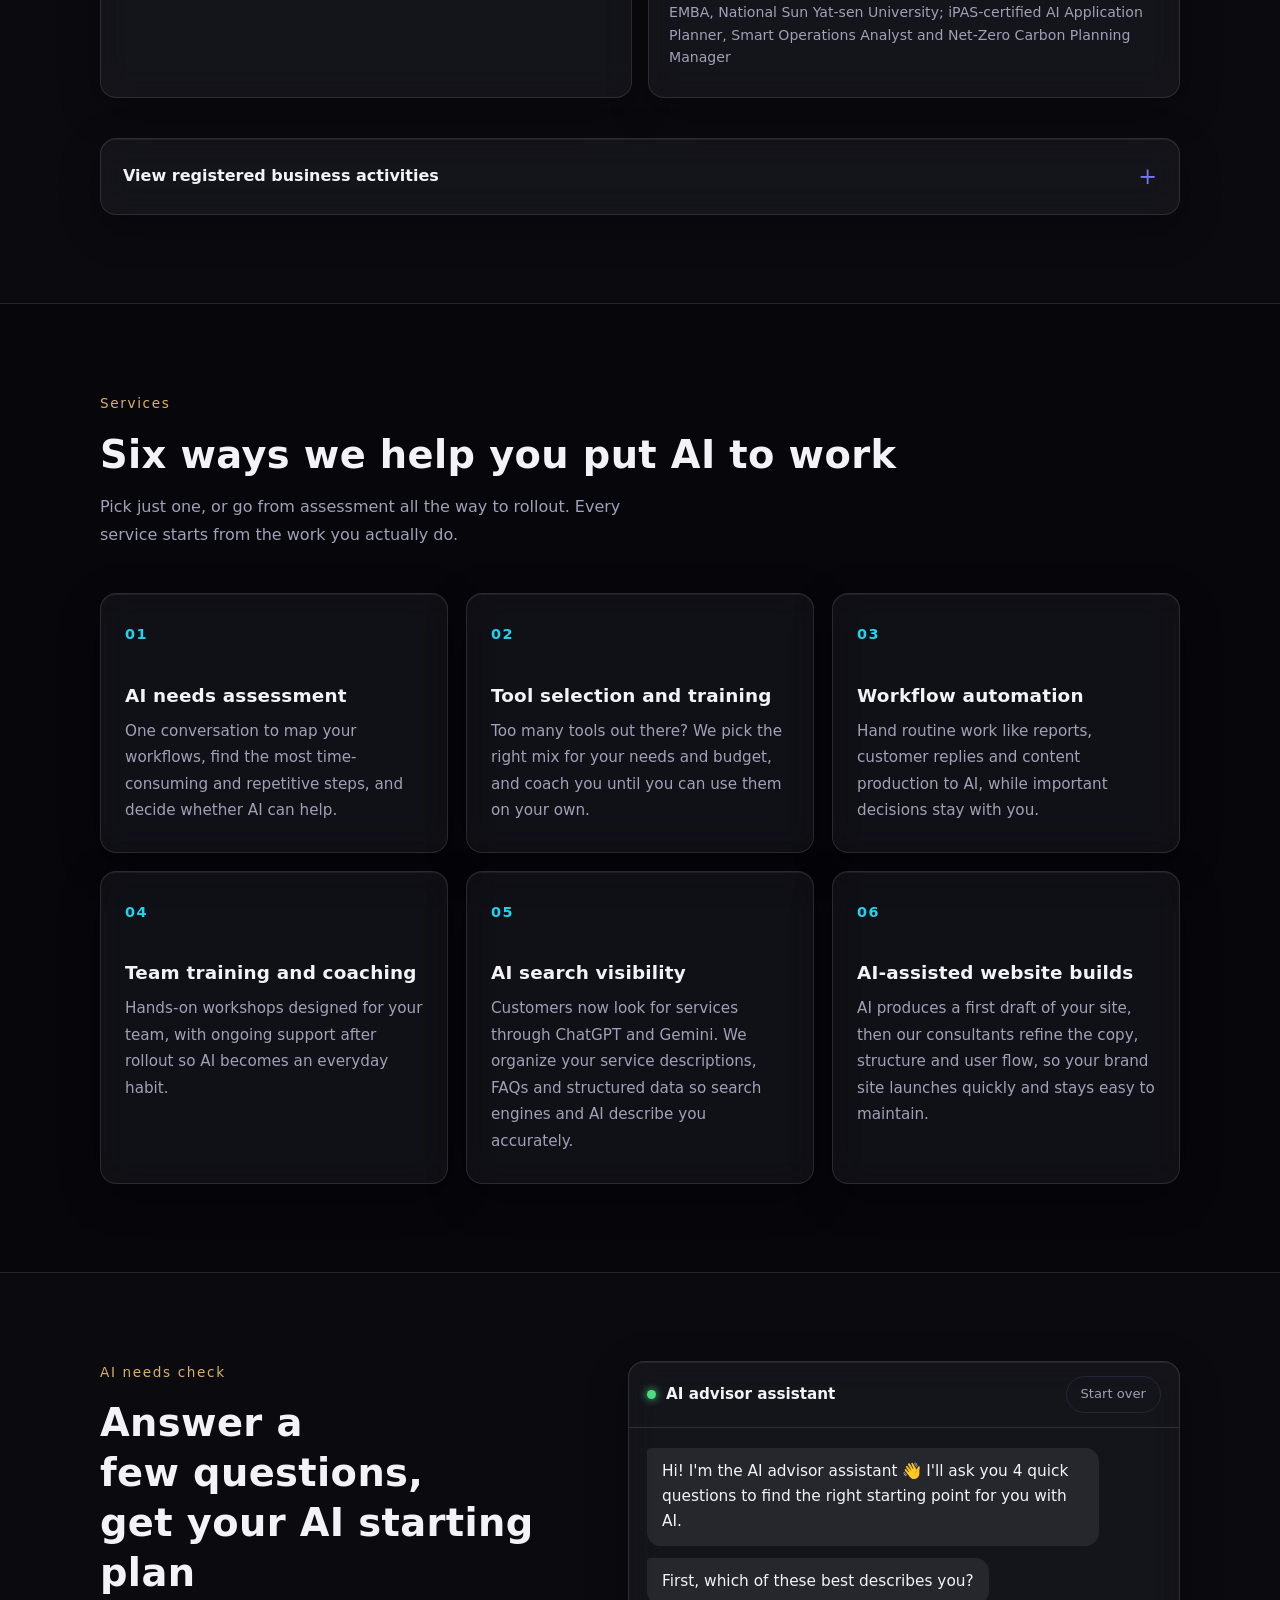
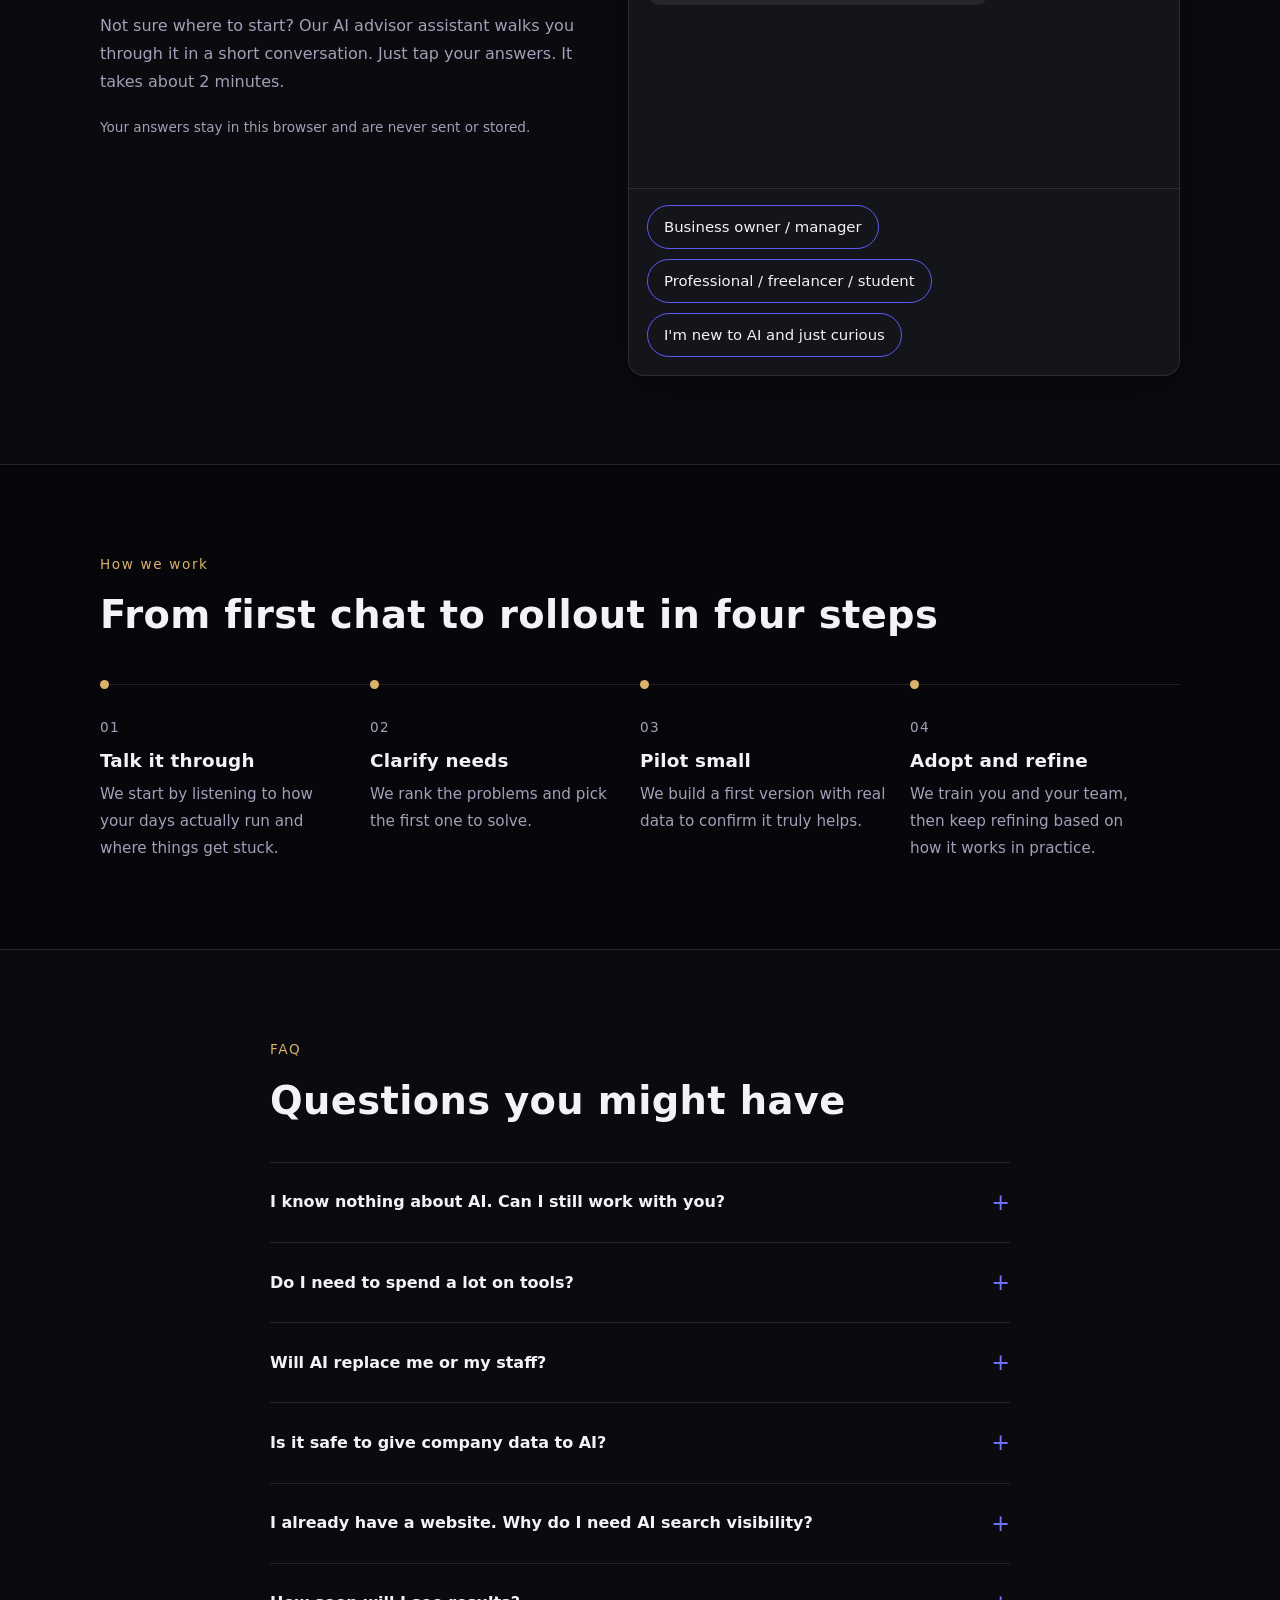
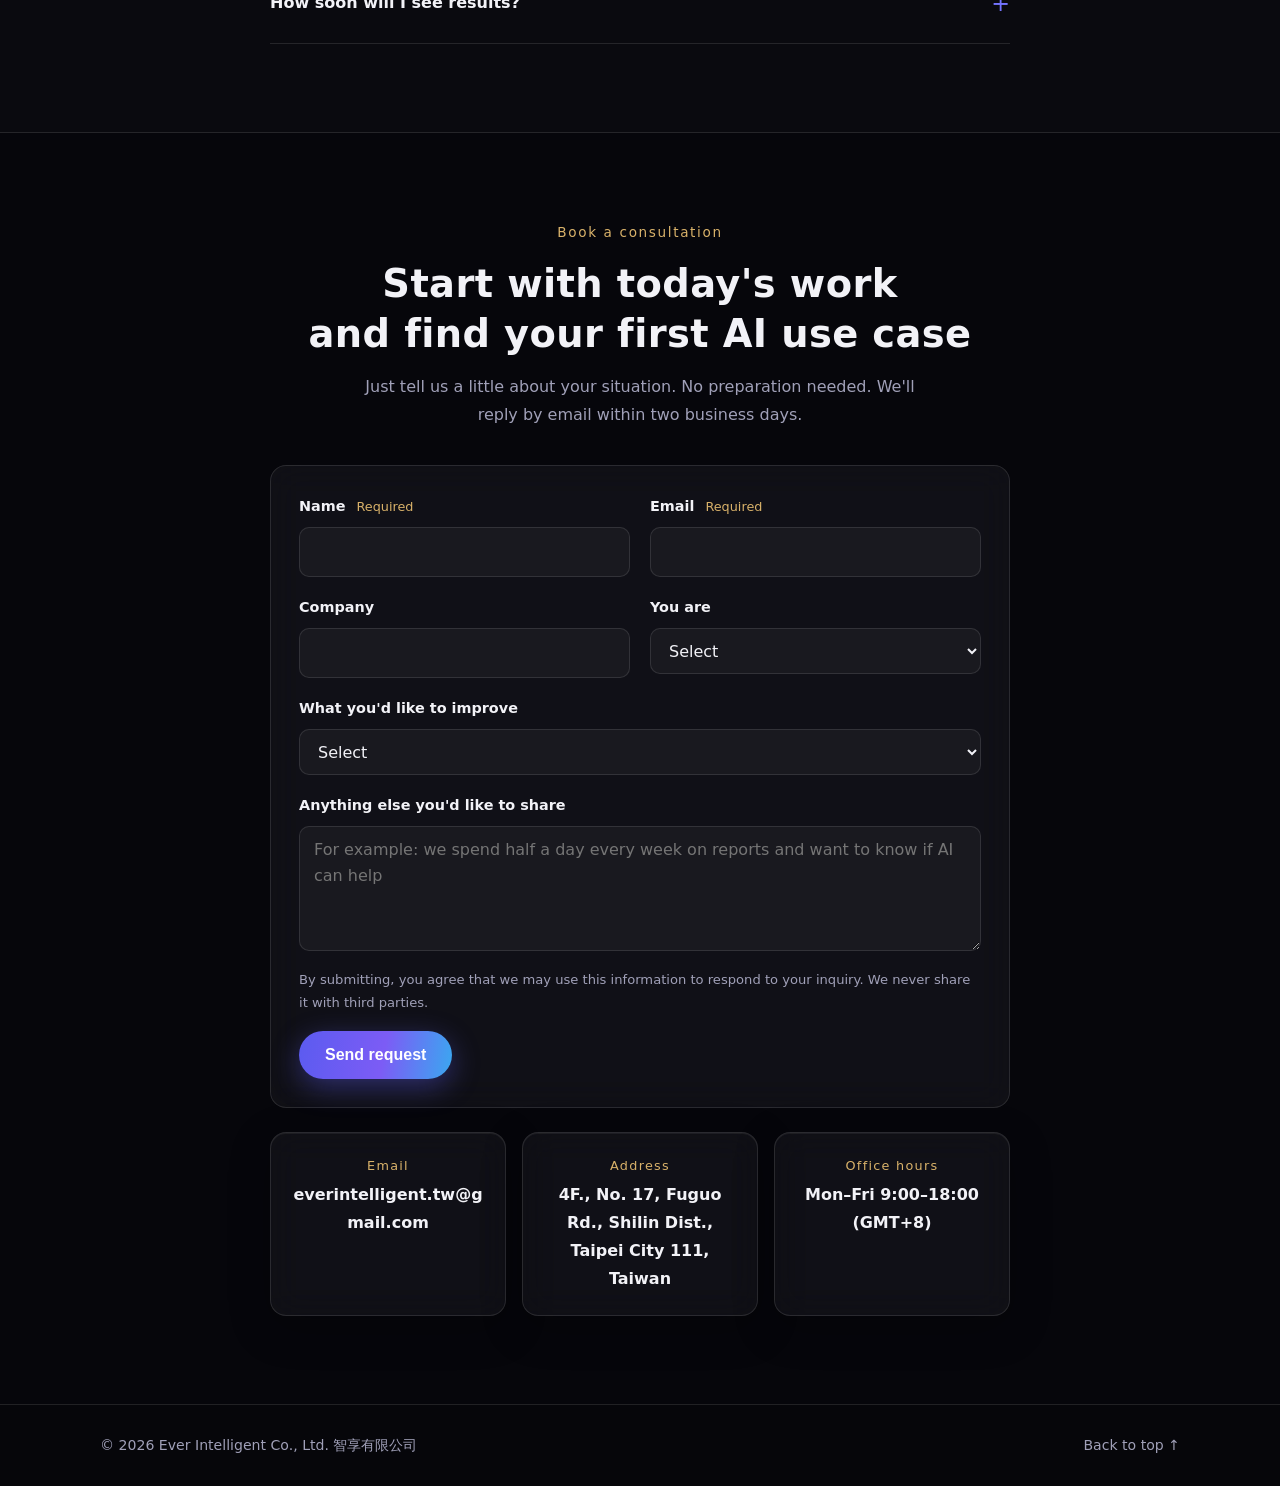
<file: en/index.html>
<!DOCTYPE html>
<html lang="en">
<head>
  <meta charset="UTF-8">
  <meta name="viewport" content="width=device-width, initial-scale=1">
  <title>Ever Intelligent (智享有限公司) | AI Adoption Consultancy in Taipei</title>
  <meta name="description" content="Ever Intelligent is an AI adoption consultancy in Taipei. We offer AI needs assessments, tool selection and training, workflow automation, team training and AI search visibility, helping businesses and individuals find the first problem worth solving with AI.">
  <script>
    if (location.hostname.endsWith('github.io')) {
      location.replace('https://ever-intelligent.com/en/' + location.hash);
    }
  </script>
  <link rel="canonical" href="https://ever-intelligent.com/en/">
  <link rel="alternate" hreflang="zh-Hant" href="https://ever-intelligent.com/">
  <link rel="alternate" hreflang="en" href="https://ever-intelligent.com/en/">
  <link rel="alternate" hreflang="x-default" href="https://ever-intelligent.com/">
  <meta name="theme-color" content="#06060b">
  <meta property="og:type" content="website">
  <meta property="og:site_name" content="Ever Intelligent">
  <meta property="og:locale" content="en_US">
  <meta property="og:locale:alternate" content="zh_TW">
  <meta property="og:url" content="https://ever-intelligent.com/en/">
  <meta property="og:title" content="Ever Intelligent | AI Adoption Consultancy in Taipei">
  <meta property="og:description" content="AI needs assessments, tool selection and training, workflow automation, team training and AI search visibility. You don't need to know AI. Just tell us where you're stuck.">
  <meta property="og:image" content="https://ever-intelligent.com/images/og-image.png">
  <meta property="og:image:width" content="1200">
  <meta property="og:image:height" content="630">
  <meta property="og:image:alt" content="Ever Intelligent, AI adoption consultancy in Taipei">
  <meta name="twitter:card" content="summary_large_image">
  <meta name="twitter:title" content="Ever Intelligent | AI Adoption Consultancy in Taipei">
  <meta name="twitter:description" content="AI needs assessments, workflow automation, team training and AI search visibility.">
  <meta name="twitter:image" content="https://ever-intelligent.com/images/og-image.png">
  <script type="application/ld+json">
{
  "@context": "https://schema.org",
  "@graph": [
    {
      "@type": [
        "Organization",
        "ProfessionalService"
      ],
      "@id": "https://ever-intelligent.com/#organization",
      "name": "Ever Intelligent Co., Ltd.",
      "alternateName": [
        "智享有限公司",
        "Ever Intelligent"
      ],
      "url": "https://ever-intelligent.com/",
      "logo": "https://ever-intelligent.com/images/logo-512.png",
      "image": "https://ever-intelligent.com/images/og-image.png",
      "description": "AI adoption consultancy in Taipei offering AI needs assessments, tool selection and training, workflow automation, team training and AI search visibility.",
      "slogan": "Shared intelligence, shared value",
      "email": "everintelligent.tw@gmail.com",
      "address": {
        "@type": "PostalAddress",
        "streetAddress": "4F., No. 17, Fuguo Rd.",
        "addressLocality": "Shilin Dist.",
        "addressRegion": "Taipei City",
        "postalCode": "111",
        "addressCountry": "TW"
      },
      "areaServed": {
        "@type": "Country",
        "name": "Taiwan"
      },
      "openingHoursSpecification": [
        {
          "@type": "OpeningHoursSpecification",
          "dayOfWeek": [
            "Monday",
            "Tuesday",
            "Wednesday",
            "Thursday",
            "Friday"
          ],
          "opens": "09:00",
          "closes": "18:00"
        }
      ],
      "founder": {
        "@type": "Person",
        "name": "Patricia Yu",
        "alternateName": "余佩璇",
        "jobTitle": "Founder",
        "sameAs": [
          "https://www.linkedin.com/in/patricia-yu-696b5058/"
        ]
      },
      "knowsAbout": [
        "AI adoption",
        "Generative AI",
        "Workflow automation",
        "Digital transformation",
        "AI search visibility",
        "SEO",
        "Project management",
        "Commercial real estate"
      ],
      "makesOffer": [
        {
          "@type": "Offer",
          "itemOffered": {
            "@type": "Service",
            "name": "AI needs assessment"
          }
        },
        {
          "@type": "Offer",
          "itemOffered": {
            "@type": "Service",
            "name": "Tool selection and training"
          }
        },
        {
          "@type": "Offer",
          "itemOffered": {
            "@type": "Service",
            "name": "Workflow automation"
          }
        },
        {
          "@type": "Offer",
          "itemOffered": {
            "@type": "Service",
            "name": "Team training and coaching"
          }
        },
        {
          "@type": "Offer",
          "itemOffered": {
            "@type": "Service",
            "name": "AI search visibility"
          }
        },
        {
          "@type": "Offer",
          "itemOffered": {
            "@type": "Service",
            "name": "AI-assisted website builds"
          }
        }
      ]
    },
    {
      "@type": "WebPage",
      "@id": "https://ever-intelligent.com/en/#webpage",
      "url": "https://ever-intelligent.com/en/",
      "name": "Ever Intelligent | AI Adoption Consultancy in Taipei",
      "inLanguage": "en",
      "isPartOf": {
        "@id": "https://ever-intelligent.com/#website"
      },
      "about": {
        "@id": "https://ever-intelligent.com/#organization"
      }
    },
    {
      "@type": "FAQPage",
      "@id": "https://ever-intelligent.com/en/#faq",
      "inLanguage": "en",
      "mainEntity": [
        {
          "@type": "Question",
          "name": "I know nothing about AI. Can I still work with you?",
          "acceptedAnswer": {
            "@type": "Answer",
            "text": "Yes, and you're very welcome. Consultations start from your work and daily life. No technical background is needed, and we avoid jargon."
          }
        },
        {
          "@type": "Question",
          "name": "Do I need to spend a lot on tools?",
          "acceptedAnswer": {
            "@type": "Answer",
            "text": "Not necessarily. Many needs can be met with free or low-cost monthly tools. We confirm your needs first, then recommend the most cost-effective approach."
          }
        },
        {
          "@type": "Question",
          "name": "Will AI replace me or my staff?",
          "acceptedAnswer": {
            "@type": "Answer",
            "text": "Our approach is to let AI handle the repetitive, time-consuming parts and leave work that needs experience and judgment to people. The goal is to give people more breathing room."
          }
        },
        {
          "@type": "Question",
          "name": "Is it safe to give company data to AI?",
          "acceptedAnswer": {
            "@type": "Answer",
            "text": "It depends on the tools and settings. During planning we agree together on which data can and can't be used, and choose options that meet your requirements."
          }
        },
        {
          "@type": "Question",
          "name": "I already have a website. Why do I need AI search visibility?",
          "acceptedAnswer": {
            "@type": "Answer",
            "text": "If your site only has a basic company introduction, AI knows you exist but not which questions you're the right answer for. Clear services, case studies and FAQs, plus structured data, give AI something it can cite."
          }
        },
        {
          "@type": "Question",
          "name": "How soon will I see results?",
          "acceptedAnswer": {
            "@type": "Answer",
            "text": "It depends on the scope. Individuals usually notice a difference within days. For team workflows, we typically start with a small pilot before deciding whether to scale up."
          }
        }
      ]
    }
  ]
}
  </script>
  <link rel="icon" href="../images/logo.svg" type="image/svg+xml">
  <link rel="icon" href="../images/favicon-48.png" sizes="48x48" type="image/png">
  <link rel="icon" href="../images/icon-192.png" sizes="192x192" type="image/png">
  <link rel="apple-touch-icon" href="../images/apple-touch-icon.png">
  <link rel="stylesheet" href="../css/style.css">
  <link rel="stylesheet" href="../css/theme-aurora.css">
</head>
<body>

  <!-- 極光背景（裝飾用） -->
  <div class="aurora" aria-hidden="true"><span></span><span></span><span></span></div>

  <!-- ===== 導覽列 ===== -->
  <header class="nav" id="top">
    <div class="container nav__inner">
      <a class="brand" href="#top">
        <img src="../images/logo.svg" alt="Ever Intelligent logo" width="28" height="28">
        <span>Ever Intelligent</span>
      </a>
      <button class="nav__toggle" id="navToggle" aria-label="Open menu" aria-expanded="false" aria-controls="navMenu">
        <span></span><span></span><span></span>
      </button>
      <nav class="nav__menu" id="navMenu">
        <a href="#about">About</a>
        <a href="#services">Services</a>
        <a href="#diagnosis">AI check</a>
        <a href="#process">Process</a>
        <a href="#faq">FAQ</a>
        <a class="btn btn--small" href="#contact">Contact us</a>
      </nav>
      <div class="lang" role="group" aria-label="Language 語言">
        <svg class="lang__icon" viewBox="0 0 24 24" aria-hidden="true"><circle cx="12" cy="12" r="9"/><path d="M3 12h18M12 3c2.5 2.6 3.8 5.6 3.8 9s-1.3 6.4-3.8 9c-2.5-2.6-3.8-5.6-3.8-9S9.5 5.6 12 3z"/></svg>
        <a href="../" hreflang="zh-Hant" lang="zh-Hant">中文</a>
        <a href="./" hreflang="en" lang="en" aria-current="true">EN</a>
      </div>
    </div>
  </header>

  <main>
    <!-- ===== 首屏 ===== -->
    <section class="hero">
      <img class="hero__art" src="../images/hero-orbit.svg" alt="" aria-hidden="true">
      <canvas class="hero__canvas" id="heroCanvas" aria-hidden="true"></canvas>
      <div class="container hero__inner">
        <p class="eyebrow">AI adoption consultancy in Taipei · Ever Intelligent · No experience needed</p>
        <h1>You don't need to know AI.<br>Just tell us where you're stuck.</h1>
        <p class="hero__lead">
          Most people aren't avoiding AI because they don't want it. They just don't know where to start.
          Through simple conversations, we help you turn vague ideas into a clear plan, find the first problem worth solving with AI, and build it step by step.
        </p>
        <div class="hero__actions">
          <a class="btn" href="#diagnosis">Start the 2-minute AI check</a>
          <a class="link-arrow" href="#about">See how we can help</a>
        </div>
        <ul class="hero__points">
          <li>Plain language, no jargon</li>
          <li>Needs first, tools second</li>
          <li>For businesses, professionals and beginners</li>
        </ul>
      </div>
    </section>

    <!-- ===== 關於我們 ===== -->
    <section class="section section--alt" id="about">
      <div class="container">
        <div class="about">
          <div class="about__text">
            <p class="eyebrow">About us · 智享有限公司</p>
            <h2>Shared intelligence, shared value</h2>
            <p>
              From day one, Ever Intelligent Co., Ltd. (智享有限公司) has been guided by a simple idea: shared intelligence creates shared value.
              We are a diversified company that pairs forward-looking vision with hands-on execution. With AI at our core,
              we offer services spanning professional consulting, digital transformation and commercial real estate development.
            </p>
            <p>
              We believe AI shouldn't be a tool for the few. Whether you're a business looking to run more efficiently,
              an owner rethinking how to allocate assets, or someone just getting started with AI,
              we turn complex technology into practical steps you can understand and use,
              and help you turn ideas into visible results through data and intelligent computing.
            </p>
            <p>
              Our team brings experience in AI planning, eCommerce and media advertising, product management, design and commercial real estate,
              so we can deliver tailored, precise solutions for business operations, asset allocation and technology upgrades.
              Whether you're adopting AI, transforming your business digitally or developing commercial property,
              Ever Intelligent aims to be the innovation partner you can rely on.
            </p>
            <p>
              Every consulting project follows PMP® project management practice:
              we define the scope, align every stakeholder's expectations, then assess risks and plan delivery,
              so your AI adoption has a clear timeline, clear roles and clear acceptance criteria instead of staying an idea.
            </p>
            <ul class="about__tags">
              <li>AI-driven decisions</li>
              <li>Cross-disciplinary team</li>
              <li>One-stop consulting</li>
            </ul>
          </div>

          <div class="pillars">
            <h3 class="pillars__title">Three business areas</h3>
            <article class="pillar">
              <span class="pillar__num">01</span>
              <div>
                <h4>AI adoption consulting</h4>
                <p>From clarifying needs and planning strategy to hands-on rollout, we help businesses and individuals find AI approaches that actually work, alongside investment and management consulting and tailored project advisory.</p>
              </div>
            </article>
            <article class="pillar">
              <span class="pillar__num">02</span>
              <div>
                <h4>Information technology</h4>
                <p>Covering software services, data processing and digital information supply, we bring AI and data analytics into daily operations to support digital transformation.</p>
              </div>
            </article>
            <article class="pillar">
              <span class="pillar__num">03</span>
              <div>
                <h4>Commercial real estate and retail</h4>
                <p>Drawing on more than 30 years of team experience in commercial real estate and department store retail, we offer development and leasing, operations strategy, market analysis and positioning.</p>
              </div>
            </article>
          </div>
        </div>

        <!-- 專業團隊 -->
        <div class="team">
          <p class="eyebrow">Our team</p>
          <h3 class="team__title">Experts in AI, data analytics and industry</h3>
          <div class="team__grid">
            <article class="member member--lead">
              <span class="member__avatar" aria-hidden="true">PY</span>
              <h4>Patricia Yu <small>Founder</small></h4>
              <ul>
                <li>PMP®-certified project manager and iPAS AI Application Planner (Entry &amp; Intermediate, Data Analysis)</li>
                <li>Former APAC Chief of Staff at a multinational, overseeing revenue and P&amp;L</li>
                <li>Former PMO lead at a multinational, coordinating product development across 14 Scrum teams</li>
                <li>Specialist in eCommerce, media, digital advertising and the AI ecosystem</li>
                <li>MBA, University of North Carolina at Charlotte</li>
              </ul>
            </article>
            <article class="member">
              <span class="member__avatar" aria-hidden="true">JM</span>
              <h4>JMT</h4>
              <ul>
                <li>30+ years of success in commercial real estate and department store retail</li>
                <li>Department store retail advisor in mainland China</li>
              </ul>
            </article>
            <article class="member">
              <span class="member__avatar" aria-hidden="true">LY</span>
              <h4>LYK <small>Design Advisor</small></h4>
              <ul>
                <li>Former head of design and research for a multinational's international division, leading cross-border product design teams</li>
                <li>Former senior designer at an international design consultancy</li>
                <li>Instructor in UX and interaction design, and at startup bootcamps</li>
                <li>Corporate advisory experience across finance, telecom, automotive and entertainment</li>
              </ul>
            </article>
            <article class="member">
              <span class="member__avatar" aria-hidden="true">WH</span>
              <h4>Webber Hsu <small>Technical Advisor</small></h4>
              <ul>
                <li>Years of experience as a cross-border product manager</li>
                <li>AI workflow automation and cross-system integration</li>
                <li>AI search visibility optimization (SEO / GEO / AEO)</li>
              </ul>
            </article>
            <article class="member">
              <span class="member__avatar" aria-hidden="true">PY</span>
              <h4>Pauline Yang <small>Supply Chain &amp; Smart Logistics Advisor</small></h4>
              <ul>
                <li>25+ years in logistics and operations management at multinationals</li>
                <li>Global supply chain, eCommerce logistics, MRP/MPS and 3PL management</li>
                <li>Logistics diagnostics, warehouse process optimization, WMS and KPI management</li>
                <li>EMBA, National Sun Yat-sen University; iPAS-certified AI Application Planner, Smart Operations Analyst and Net-Zero Carbon Planning Manager</li>
              </ul>
            </article>
            <article class="member member--advisor">
              <span class="member__avatar" aria-hidden="true">SY</span>
              <h4>Sabrina Yu <small>Chief Advisor</small></h4>
              <ul>
                <li>15+ years of policy and industry research experience</li>
                <li>Analyst and project manager at a technology industry research institute</li>
                <li>Former senior analyst at a national think tank, leading multiple government research projects</li>
              </ul>
            </article>
          </div>
        </div>

        <!-- 登記營業項目（可展開） -->
        <details class="biz">
          <summary>View registered business activities</summary>
          <ul class="biz__list">
            <li><code>I102010</code> Investment consultancy</li>
            <li><code>I103060</code> Management consulting services</li>
            <li><code>I105010</code> Art consultancy</li>
            <li><code>I199990</code> Other consultancy services</li>
            <li><code>I301010</code> Information software services</li>
            <li><code>I301020</code> Data processing services</li>
            <li><code>I301030</code> Digital information supply services</li>
            <li><code>I301040</code> Third-party payment services</li>
            <li><code>I401010</code> General advertising services</li>
            <li><code>H701010</code> Residential and building development, sale and leasing</li>
            <li><code>H701020</code> Industrial plant development, sale and leasing</li>
            <li><code>H701050</code> Investment in public infrastructure construction</li>
            <li><code>H701060</code> New town and new community development</li>
            <li><code>H701070</code> Zone expropriation and urban land readjustment agency</li>
            <li><code>H701090</code> Urban renewal, rehabilitation and maintenance</li>
            <li><code>H703090</code> Real estate sales</li>
            <li><code>H703100</code> Real estate leasing</li>
            <li><code>ZZ99999</code> Any business not prohibited or restricted by law, except those requiring special permits</li>
          </ul>
          <p class="biz__note">Unofficial English translation. The Chinese registration is authoritative.</p>
        </details>
      </div>
    </section>

    <!-- ===== 服務項目 ===== -->
    <section class="section" id="services">
      <div class="container">
        <p class="eyebrow">Services</p>
        <h2>Six ways we help you put AI to work</h2>
        <p class="section__lead">Pick just one, or go from assessment all the way to rollout. Every service starts from the work you actually do.</p>

        <div class="cards">
          <article class="card">
            <span class="card__num">01</span>
            <h3>AI needs assessment</h3>
            <p>One conversation to map your workflows, find the most time-consuming and repetitive steps, and decide whether AI can help.</p>
          </article>
          <article class="card">
            <span class="card__num">02</span>
            <h3>Tool selection and training</h3>
            <p>Too many tools out there? We pick the right mix for your needs and budget, and coach you until you can use them on your own.</p>
          </article>
          <article class="card">
            <span class="card__num">03</span>
            <h3>Workflow automation</h3>
            <p>Hand routine work like reports, customer replies and content production to AI, while important decisions stay with you.</p>
          </article>
          <article class="card">
            <span class="card__num">04</span>
            <h3>Team training and coaching</h3>
            <p>Hands-on workshops designed for your team, with ongoing support after rollout so AI becomes an everyday habit.</p>
          </article>
          <article class="card">
            <span class="card__num">05</span>
            <h3>AI search visibility</h3>
            <p>Customers now look for services through ChatGPT and Gemini. We organize your service descriptions, FAQs and structured data so search engines and AI describe you accurately.</p>
          </article>
          <article class="card">
            <span class="card__num">06</span>
            <h3>AI-assisted website builds</h3>
            <p>AI produces a first draft of your site, then our consultants refine the copy, structure and user flow, so your brand site launches quickly and stays easy to maintain.</p>
          </article>
        </div>
      </div>
    </section>

    <!-- ===== 需求診斷（對話） ===== -->
    <section class="section section--alt" id="diagnosis">
      <div class="container diagnosis">
        <div class="diagnosis__intro">
          <p class="eyebrow">AI needs check</p>
          <h2>Answer a few questions,<br>get your AI starting plan</h2>
          <p class="section__lead">
            Not sure where to start? Our AI advisor assistant walks you through it in a short conversation.
            Just tap your answers. It takes about 2 minutes.
          </p>
          <p class="note">Your answers stay in this browser and are never sent or stored.</p>
        </div>

        <div class="chat" aria-label="AI needs check conversation">
          <div class="chat__head">
            <span class="chat__dot"></span>
            <strong>AI advisor assistant</strong>
            <button class="chat__restart" id="chatRestart" type="button">Start over</button>
          </div>
          <div class="chat__log" id="chatLog" aria-live="polite"></div>
          <div class="chat__options" id="chatOptions"></div>
        </div>
      </div>
    </section>

    <!-- ===== 合作流程 ===== -->
    <section class="section" id="process">
      <div class="container">
        <p class="eyebrow">How we work</p>
        <h2>From first chat to rollout in four steps</h2>
        <ol class="steps">
          <li class="step">
            <span class="step__num">01</span>
            <h3>Talk it through</h3>
            <p>We start by listening to how your days actually run and where things get stuck.</p>
          </li>
          <li class="step">
            <span class="step__num">02</span>
            <h3>Clarify needs</h3>
            <p>We rank the problems and pick the first one to solve.</p>
          </li>
          <li class="step">
            <span class="step__num">03</span>
            <h3>Pilot small</h3>
            <p>We build a first version with real data to confirm it truly helps.</p>
          </li>
          <li class="step">
            <span class="step__num">04</span>
            <h3>Adopt and refine</h3>
            <p>We train you and your team, then keep refining based on how it works in practice.</p>
          </li>
        </ol>
      </div>
    </section>

    <!-- ===== 常見問題 ===== -->
    <section class="section section--alt" id="faq">
      <div class="container container--narrow">
        <p class="eyebrow">FAQ</p>
        <h2>Questions you might have</h2>
        <div class="faq">
          <details>
            <summary>I know nothing about AI. Can I still work with you?</summary>
            <p>Yes, and you're very welcome. Consultations start from your work and daily life. No technical background is needed, and we avoid jargon.</p>
          </details>
          <details>
            <summary>Do I need to spend a lot on tools?</summary>
            <p>Not necessarily. Many needs can be met with free or low-cost monthly tools. We confirm your needs first, then recommend the most cost-effective approach.</p>
          </details>
          <details>
            <summary>Will AI replace me or my staff?</summary>
            <p>Our approach is to let AI handle the repetitive, time-consuming parts and leave work that needs experience and judgment to people. The goal is to give people more breathing room.</p>
          </details>
          <details>
            <summary>Is it safe to give company data to AI?</summary>
            <p>It depends on the tools and settings. During planning we agree together on which data can and can't be used, and choose options that meet your requirements.</p>
          </details>
          <details>
            <summary>I already have a website. Why do I need AI search visibility?</summary>
            <p>If your site only has a basic company introduction, AI knows you exist but not which questions you're the right answer for. Clear services, case studies and FAQs, plus structured data, give AI something it can cite.</p>
          </details>
          <details>
            <summary>How soon will I see results?</summary>
            <p>It depends on the scope. Individuals usually notice a difference within days. For team workflows, we typically start with a small pilot before deciding whether to scale up.</p>
          </details>
        </div>
      </div>
    </section>

    <!-- ===== 聯絡方式 ===== -->
    <section class="section cta" id="contact">
      <div class="container container--narrow cta__inner">
        <p class="eyebrow">Book a consultation</p>
        <h2>Start with today's work<br>and find your first AI use case</h2>
        <p class="section__lead">Just tell us a little about your situation. No preparation needed. We'll reply by email within two business days.</p>

        <form class="inquiry" id="inquiryForm" novalidate>
          <div class="inquiry__grid">
            <label class="field">
              <span class="field__label">Name <em>Required</em></span>
              <input type="text" name="name" autocomplete="name" maxlength="60" required>
            </label>
            <label class="field">
              <span class="field__label">Email <em>Required</em></span>
              <input type="email" name="email" autocomplete="email" maxlength="120" required>
            </label>
            <label class="field">
              <span class="field__label">Company</span>
              <input type="text" name="company" autocomplete="organization" maxlength="80">
            </label>
            <label class="field">
              <span class="field__label">You are</span>
              <select name="role">
                <option value="">Select</option>
                <option>Business owner / manager</option>
                <option>Professional / freelancer / student</option>
                <option>New to AI</option>
              </select>
            </label>
            <label class="field field--wide">
              <span class="field__label">What you'd like to improve</span>
              <select name="topic">
                <option value="">Select</option>
                <option>Repetitive admin and reports</option>
                <option>Customer questions and messages</option>
                <option>Marketing content</option>
                <option>AI search visibility / website</option>
                <option>Team training</option>
                <option>Not sure yet, just want to talk</option>
              </select>
            </label>
            <label class="field field--wide">
              <span class="field__label">Anything else you'd like to share</span>
              <textarea name="message" rows="4" maxlength="2000" placeholder="For example: we spend half a day every week on reports and want to know if AI can help"></textarea>
            </label>
            <label class="field field--trap" aria-hidden="true">
              <span>Leave this field empty</span>
              <input type="text" name="website" tabindex="-1" autocomplete="off">
            </label>
          </div>
          <p class="inquiry__privacy">By submitting, you agree that we may use this information to respond to your inquiry. We never share it with third parties.</p>
          <div class="inquiry__actions">
            <button class="btn" type="submit" id="inquirySubmit">Send request</button>
            <p class="inquiry__status" id="inquiryStatus" role="status" aria-live="polite"></p>
          </div>
        </form>

        <div class="contact">
          <a class="contact__item" href="mailto:everintelligent.tw@gmail.com?subject=AI%20consulting%20inquiry">
            <span class="contact__label">Email</span>
            <span class="contact__value">everintelligent.tw@gmail.com</span>
          </a>
          <div class="contact__item">
            <span class="contact__label">Address</span>
            <span class="contact__value">4F., No. 17, Fuguo Rd., Shilin Dist., Taipei City 111, Taiwan</span>
          </div>
          <div class="contact__item">
            <span class="contact__label">Office hours</span>
            <span class="contact__value">Mon–Fri 9:00–18:00 (GMT+8)</span>
          </div>
        </div>
      </div>
    </section>
  </main>

  <footer class="footer">
    <div class="container footer__inner">
      <span>© <span id="year"></span> Ever Intelligent Co., Ltd. 智享有限公司</span>
      <a href="#top">Back to top ↑</a>
    </div>
  </footer>

  <script src="../js/content-en.js"></script>
  <script src="../js/main.js"></script>
  <script src="../js/particles.js"></script>
</body>
</html>
</file>
<file: css/style.css>
/* ===== 基本設定：想換顏色改這裡就好 ===== */
:root {
  --bg: #08080c;
  --bg-alt: #0e0e15;
  --surface: #14141d;
  --border: #25253a;
  --text: #f2f2f7;
  --muted: #a0a0b8;
  --accent: #5b5bf0;
  --accent-hover: #7474ff;
  --accent-soft: rgba(91, 91, 240, 0.14);
  --gold: #d9b26a;
  --radius: 16px;
  --font: "Noto Sans TC", "PingFang TC", "Microsoft JhengHei", system-ui, -apple-system, sans-serif;
}

* { box-sizing: border-box; margin: 0; padding: 0; }

html { scroll-behavior: smooth; scroll-padding-top: 76px; }

body {
  background: var(--bg);
  color: var(--text);
  font-family: var(--font);
  line-height: 1.75;
  -webkit-font-smoothing: antialiased;
  overflow-x: hidden;
}

img { max-width: 100%; display: block; }
a { color: inherit; text-decoration: none; }
ul, ol { list-style: none; }

.container { width: 100%; max-width: 1120px; margin: 0 auto; padding: 0 20px; }
.container--narrow { max-width: 780px; }

h1, h2, h3 { line-height: 1.3; letter-spacing: 0.01em; text-wrap: balance; }
h1 { font-size: clamp(2rem, 6vw, 3.6rem); font-weight: 800; }
h2 { font-size: clamp(1.6rem, 4vw, 2.4rem); font-weight: 700; }
h3 { font-size: 1.15rem; font-weight: 700; }

.eyebrow {
  color: var(--gold);
  font-size: 0.85rem;
  letter-spacing: 0.12em;
  margin-bottom: 14px;
}

:focus-visible { outline: 2px solid var(--accent-hover); outline-offset: 3px; border-radius: 6px; }

/* ===== 按鈕 ===== */
.btn {
  display: inline-flex;
  align-items: center;
  justify-content: center;
  min-height: 48px;
  padding: 0 26px;
  border-radius: 999px;
  background: var(--accent);
  color: #fff;
  font-weight: 600;
  font-size: 1rem;
  border: none;
  cursor: pointer;
  transition: background 0.2s, transform 0.2s;
}
.btn:hover { background: var(--accent-hover); transform: translateY(-1px); }
.btn--small { min-height: 40px; padding: 0 18px; font-size: 0.92rem; }

.link-arrow { color: var(--text); font-weight: 500; border-bottom: 1px solid var(--border); padding-bottom: 2px; }
.link-arrow::after { content: " →"; }
.link-arrow:hover { border-color: var(--text); }

/* ===== 導覽列 ===== */
.nav {
  position: sticky;
  top: 0;
  z-index: 50;
  background: rgba(8, 8, 12, 0.82);
  backdrop-filter: blur(12px);
  -webkit-backdrop-filter: blur(12px);
  border-bottom: 1px solid var(--border);
}
.nav__inner { display: flex; align-items: center; justify-content: space-between; height: 64px; }
.brand { display: flex; align-items: center; gap: 10px; font-weight: 700; font-size: 1.05rem; }
.nav__menu { display: flex; align-items: center; gap: 28px; font-size: 0.95rem; }
.nav__menu a:not(.btn) { color: var(--muted); transition: color 0.2s; }
.nav__menu a:not(.btn):hover { color: var(--text); }

.nav__toggle {
  display: none;
  width: 44px; height: 44px;
  background: none; border: none; cursor: pointer;
  flex-direction: column; justify-content: center; align-items: center; gap: 5px;
}
.nav__toggle span { width: 22px; height: 2px; background: var(--text); border-radius: 2px; transition: transform 0.2s, opacity 0.2s; }
.nav__toggle[aria-expanded="true"] span:nth-child(1) { transform: translateY(7px) rotate(45deg); }
.nav__toggle[aria-expanded="true"] span:nth-child(2) { opacity: 0; }
.nav__toggle[aria-expanded="true"] span:nth-child(3) { transform: translateY(-7px) rotate(-45deg); }

/* ===== 首屏 ===== */
.hero { position: relative; padding: 96px 0 88px; overflow: hidden; }
.hero__art {
  position: absolute;
  right: -160px; top: -120px;
  width: 760px; max-width: none;
  opacity: 0.9;
  pointer-events: none;
}
.hero__inner { position: relative; }
.hero h1 { max-width: 14em; }
.hero__lead { max-width: 34em; color: var(--muted); font-size: 1.08rem; margin: 24px 0 32px; }
.hero__actions { display: flex; flex-wrap: wrap; align-items: center; gap: 24px; }
.hero__points {
  display: flex; flex-wrap: wrap; gap: 10px 28px;
  margin-top: 56px; padding-top: 24px;
  border-top: 1px solid var(--border);
  color: var(--muted); font-size: 0.92rem;
}
.hero__points li::before { content: "•"; color: var(--gold); margin-right: 8px; }

/* ===== 區塊共用 ===== */
.section { padding: 88px 0; }
.section--alt { background: var(--bg-alt); border-top: 1px solid var(--border); border-bottom: 1px solid var(--border); }
.section__lead { color: var(--muted); max-width: 36em; margin-top: 14px; }

/* ===== 關於我們 ===== */
.about { display: grid; grid-template-columns: 1.1fr 1fr; gap: 56px; align-items: start; }
.about__text p:not(.eyebrow) { color: var(--muted); margin-top: 18px; }
.about__tags { display: flex; flex-wrap: wrap; gap: 10px; margin-top: 28px; }
.about__tags li {
  border: 1px solid var(--border); background: var(--surface);
  border-radius: 999px; padding: 6px 16px; font-size: 0.88rem;
}
.pillars__title { color: var(--muted); font-size: 0.9rem; font-weight: 500; letter-spacing: 0.1em; margin-bottom: 8px; }
.pillar { display: flex; gap: 20px; padding: 24px 0; border-top: 1px solid var(--border); }
.pillar__num { color: var(--accent-hover); font-weight: 700; font-size: 0.9rem; letter-spacing: 0.1em; padding-top: 3px; }
.pillar h4 { font-size: 1.1rem; }
.pillar p { color: var(--muted); font-size: 0.95rem; margin-top: 6px; }

.team { margin-top: 72px; }
.team__title { font-size: clamp(1.25rem, 3vw, 1.6rem); }
.team__grid { display: grid; grid-template-columns: repeat(6, 1fr); gap: 16px; margin-top: 28px; }
.member {
  background: var(--surface); border: 1px solid var(--border);
  border-radius: var(--radius); padding: 24px 20px; min-width: 0;
}
.member--advisor { border-color: var(--gold); }
.member--lead { grid-column: span 2; }
.member__avatar {
  display: flex; align-items: center; justify-content: center;
  width: 52px; height: 52px; border-radius: 50%;
  background: var(--accent-soft); border: 1px solid var(--accent);
  color: var(--text); font-weight: 700; font-size: 0.95rem; letter-spacing: 0.05em;
  margin-bottom: 16px;
}
.member h4 { font-size: 1.05rem; }
.member h4 small { display: block; color: var(--gold); font-size: 0.78rem; font-weight: 500; letter-spacing: 0.08em; margin-top: 2px; }
.member ul { margin-top: 10px; }
.member li { color: var(--muted); font-size: 0.88rem; line-height: 1.6; padding: 4px 0; }
.member__link { display: inline-block; margin-top: 12px; color: var(--accent-hover); font-size: 0.88rem; font-weight: 600; padding: 6px 0; }
.member__link::after { content: " ↗"; }
.member__link:hover { color: var(--text); }

.biz { margin-top: 40px; border: 1px solid var(--border); border-radius: var(--radius); background: var(--surface); }
.biz summary { padding: 18px 22px; cursor: pointer; font-weight: 600; list-style: none; display: flex; justify-content: space-between; align-items: center; gap: 16px; }
.biz summary::-webkit-details-marker { display: none; }
.biz summary::after { content: "+"; color: var(--accent-hover); font-size: 1.4rem; font-weight: 400; transition: transform 0.2s; }
.biz[open] summary::after { transform: rotate(45deg); }
.biz__list { display: grid; grid-template-columns: repeat(2, 1fr); gap: 10px 32px; padding: 4px 22px 24px; color: var(--muted); font-size: 0.92rem; }
.biz__list code { color: var(--accent-hover); font-family: ui-monospace, Menlo, monospace; font-size: 0.85rem; margin-right: 8px; }

/* ===== 服務卡片 ===== */
.cards { display: grid; grid-template-columns: repeat(3, 1fr); gap: 18px; margin-top: 44px; }
.card {
  background: var(--surface);
  border: 1px solid var(--border);
  border-radius: var(--radius);
  padding: 28px 24px;
  transition: border-color 0.2s, transform 0.2s;
}
.card:hover { border-color: var(--accent); transform: translateY(-3px); }
.card__num { display: block; color: var(--accent-hover); font-weight: 700; font-size: 0.9rem; letter-spacing: 0.1em; margin-bottom: 36px; }
.card p { color: var(--muted); font-size: 0.95rem; margin-top: 10px; }

/* ===== 需求診斷 ===== */
.diagnosis { display: grid; grid-template-columns: 1fr 1.15fr; gap: 48px; align-items: start; }
.note { color: var(--muted); font-size: 0.85rem; margin-top: 20px; }

.chat {
  background: var(--surface);
  border: 1px solid var(--border);
  border-radius: var(--radius);
  overflow: hidden;
  min-width: 0;
}
.chat__head {
  display: flex; align-items: center; gap: 10px;
  padding: 14px 18px;
  border-bottom: 1px solid var(--border);
  font-size: 0.95rem;
}
.chat__dot { width: 9px; height: 9px; border-radius: 50%; background: #4ade80; box-shadow: 0 0 8px #4ade80; }
.chat__restart {
  margin-left: auto;
  background: none; border: 1px solid var(--border); color: var(--muted);
  border-radius: 999px; padding: 6px 14px; font: inherit; font-size: 0.82rem; cursor: pointer;
}
.chat__restart:hover { color: var(--text); border-color: var(--muted); }

.chat__log {
  display: flex; flex-direction: column; gap: 12px;
  padding: 20px 18px;
  min-height: 360px;
  max-height: 560px;
  overflow-y: auto;
}
.msg {
  max-width: 88%;
  padding: 11px 15px;
  border-radius: 14px;
  font-size: 0.96rem;
  line-height: 1.65;
  animation: pop 0.25s ease-out;
  overflow-wrap: anywhere;
}
.msg--bot { align-self: flex-start; background: #1d1d2b; border-top-left-radius: 4px; }
.msg--user { align-self: flex-end; background: var(--accent); color: #fff; border-top-right-radius: 4px; }
.msg--typing { color: var(--muted); letter-spacing: 0.2em; }

.result {
  align-self: stretch;
  background: var(--accent-soft);
  border: 1px solid var(--accent);
  border-radius: 14px;
  padding: 20px;
  animation: pop 0.3s ease-out;
}
.result__tag { color: var(--gold); font-size: 0.8rem; letter-spacing: 0.1em; }
.result h3 { margin: 6px 0 8px; font-size: 1.2rem; }
.result p { color: var(--muted); font-size: 0.94rem; }
.result ol { margin: 14px 0; padding-left: 0; counter-reset: step; }
.result ol li { counter-increment: step; position: relative; padding-left: 34px; margin-bottom: 10px; font-size: 0.94rem; }
.result ol li::before {
  content: counter(step);
  position: absolute; left: 0; top: 2px;
  width: 22px; height: 22px; border-radius: 50%;
  background: var(--accent); color: #fff;
  font-size: 0.78rem; font-weight: 700;
  display: flex; align-items: center; justify-content: center;
}
.result__service { border-top: 1px solid var(--border); padding-top: 12px; margin-top: 4px; font-size: 0.94rem; }
.result__service strong { color: var(--text); }

.chat__options {
  display: flex; flex-wrap: wrap; gap: 10px;
  padding: 16px 18px 18px;
  border-top: 1px solid var(--border);
  min-height: 78px;
}
.option {
  min-height: 44px;
  padding: 8px 16px;
  border-radius: 999px;
  border: 1px solid var(--accent);
  background: transparent;
  color: var(--text);
  font: inherit; font-size: 0.93rem;
  cursor: pointer;
  transition: background 0.2s;
  text-align: left;
}
.option:hover { background: var(--accent-soft); }
.option--primary { background: var(--accent); }
.option--primary:hover { background: var(--accent-hover); }

@keyframes pop { from { opacity: 0; transform: translateY(8px); } to { opacity: 1; transform: none; } }

/* ===== 合作流程 ===== */
.steps { display: grid; grid-template-columns: repeat(4, 1fr); gap: 0; margin-top: 44px; border-top: 1px solid var(--border); }
.step { padding: 28px 24px 0 0; position: relative; }
.step::before { content: ""; position: absolute; top: -5px; left: 0; width: 9px; height: 9px; border-radius: 50%; background: var(--gold); }
.step__num { color: var(--muted); font-size: 0.85rem; letter-spacing: 0.1em; }
.step h3 { margin: 8px 0; }
.step p { color: var(--muted); font-size: 0.95rem; }

/* ===== 常見問題 ===== */
.faq { margin-top: 36px; border-top: 1px solid var(--border); }
.faq details { border-bottom: 1px solid var(--border); }
.faq summary {
  display: flex; justify-content: space-between; align-items: center; gap: 16px;
  padding: 20px 0;
  font-weight: 600; cursor: pointer; list-style: none;
}
.faq summary::-webkit-details-marker { display: none; }
.faq summary::after { content: "+"; color: var(--accent-hover); font-size: 1.4rem; font-weight: 400; flex-shrink: 0; transition: transform 0.2s; }
.faq details[open] summary::after { transform: rotate(45deg); }
.faq details p { color: var(--muted); padding: 0 0 22px; max-width: 40em; }

/* ===== 聯絡方式 ===== */
.cta { background: radial-gradient(ellipse at 50% 0%, rgba(91, 91, 240, 0.22), transparent 65%); }
.cta__inner { text-align: center; }
.cta .section__lead { margin-left: auto; margin-right: auto; }
.contact { display: grid; grid-template-columns: repeat(3, 1fr); gap: 16px; margin-top: 40px; }
.contact__item {
  background: var(--surface);
  border: 1px solid var(--border);
  border-radius: var(--radius);
  padding: 22px 16px;
  transition: border-color 0.2s, transform 0.2s;
  min-width: 0;
}
.contact__item:hover { border-color: var(--accent); transform: translateY(-2px); }
.contact__label { display: block; color: var(--gold); font-size: 0.8rem; letter-spacing: 0.1em; margin-bottom: 4px; }
.contact__value { font-weight: 600; overflow-wrap: anywhere; }

/* ===== 頁尾 ===== */
.footer { border-top: 1px solid var(--border); padding: 28px 0; color: var(--muted); font-size: 0.88rem; }
.footer__inner { display: flex; justify-content: space-between; flex-wrap: wrap; gap: 12px; }
.footer a:hover { color: var(--text); }

/* ===== 平板 ===== */
@media (max-width: 960px) {
  .cards { grid-template-columns: repeat(2, 1fr); }
  .steps { grid-template-columns: repeat(2, 1fr); row-gap: 36px; border-top: none; }
  .step { border-top: 1px solid var(--border); }
  .diagnosis { grid-template-columns: 1fr; gap: 32px; }
  .about { grid-template-columns: 1fr; gap: 40px; }
  .team__grid { grid-template-columns: repeat(2, 1fr); }
  .nav__menu { gap: 18px; }
  .hero__art { width: 600px; right: -220px; opacity: 0.6; }
}

/* ===== 手機 ===== */
@media (max-width: 720px) {
  .nav__toggle { display: flex; }
  .nav__menu {
    position: absolute; top: 64px; left: 0; right: 0;
    flex-direction: column; align-items: stretch; gap: 0;
    background: var(--bg);
    border-bottom: 1px solid var(--border);
    padding: 8px 20px 20px;
    display: none;
  }
  .nav__menu.is-open { display: flex; }
  .nav__menu a:not(.btn) { padding: 14px 0; border-bottom: 1px solid var(--border); }
  .nav__menu .btn { margin-top: 16px; }

  .hero { padding: 64px 0 56px; }
  .hero__art { width: 460px; right: -230px; top: -80px; opacity: 0.45; }
  .hero__actions .btn { width: 100%; }
  .hero__points { flex-direction: column; margin-top: 40px; }

  .section { padding: 64px 0; }
  .cards, .steps, .contact, .team__grid, .biz__list { grid-template-columns: 1fr; }
  .team { margin-top: 56px; }
  .member--lead { grid-column: auto; }
  .card__num { margin-bottom: 18px; }
  .chat__log { min-height: 340px; max-height: 70vh; }
  .msg { max-width: 94%; }
  .option { flex: 1 1 100%; border-radius: 12px; }
}

@media (prefers-reduced-motion: reduce) {
  html { scroll-behavior: auto; }
  * { animation: none !important; transition: none !important; }
}

/* ===== 團隊排版：第一列創辦人＋首席顧問，其餘顧問每列兩位 ===== */
.member { grid-column: span 3; }
.member--lead { grid-column: span 3; order: -2; }
.member--advisor { grid-column: span 3; order: -1; }
@media (max-width: 960px) {
  .member { grid-column: auto; }
  .member--lead, .member--advisor { grid-column: span 2; }
}
@media (max-width: 720px) {
  .member--lead, .member--advisor { grid-column: auto; }
}

/* ===== 預約諮詢表單 ===== */
.inquiry {
  margin-top: 36px;
  text-align: left;
  background: var(--surface);
  border: 1px solid var(--border);
  border-radius: var(--radius);
  padding: 28px;
}
.inquiry__grid { display: grid; grid-template-columns: repeat(2, minmax(0, 1fr)); gap: 18px 20px; }
.field { display: flex; flex-direction: column; gap: 8px; min-width: 0; }
.field--wide { grid-column: 1 / -1; }
.field__label { font-size: 0.9rem; font-weight: 600; }
.field__label em { font-style: normal; font-weight: 400; color: var(--gold); font-size: 0.8rem; margin-left: 6px; }
.field input, .field select, .field textarea {
  width: 100%;
  min-height: 46px;
  padding: 10px 14px;
  border-radius: 10px;
  border: 1px solid var(--border);
  background: rgba(255, 255, 255, 0.04);
  color: var(--text);
  font: inherit;
  font-size: 1rem;
}
.field textarea { resize: vertical; line-height: 1.6; }
.field select option { color: #111; }
.field input:focus, .field select:focus, .field textarea:focus { outline: none; border-color: var(--accent-hover); box-shadow: 0 0 0 3px var(--accent-soft); }
.field.is-invalid input { border-color: #f87171; }
.field--trap { position: absolute; left: -9999px; width: 1px; height: 1px; overflow: hidden; }
.inquiry__privacy { color: var(--muted); font-size: 0.82rem; margin-top: 18px; }
.inquiry__actions { display: flex; align-items: center; flex-wrap: wrap; gap: 16px; margin-top: 16px; }
.inquiry__actions .btn[disabled] { opacity: 0.6; cursor: wait; transform: none; }
.inquiry__status { font-size: 0.95rem; margin: 0; }
.inquiry__status.is-ok { color: #4ade80; }
.inquiry__status.is-error { color: #f87171; }
.inquiry + .contact { margin-top: 24px; }

@media (max-width: 720px) {
  .inquiry { padding: 20px; }
  .inquiry__grid { grid-template-columns: 1fr; }
  .inquiry__actions .btn { width: 100%; }
}

/* ===== 語言切換（右上角） ===== */
.brand { order: 0; }
.nav__menu { order: 1; }
.lang { order: 2; }
.nav__toggle { order: 3; }
.lang {
  display: flex;
  align-items: center;
  gap: 2px;
  margin-left: 20px;
  padding: 3px;
  border: 1px solid var(--border);
  border-radius: 999px;
  background: rgba(255, 255, 255, 0.04);
  flex-shrink: 0;
}
.lang__icon {
  width: 16px; height: 16px;
  margin: 0 3px 0 6px;
  fill: none; stroke: var(--muted); stroke-width: 1.6;
}
.lang a {
  display: inline-flex;
  align-items: center;
  justify-content: center;
  min-width: 42px;
  min-height: 30px;
  padding: 0 10px;
  border-radius: 999px;
  font-size: 0.85rem;
  font-weight: 600;
  color: var(--muted);
  transition: background 0.2s, color 0.2s;
}
.lang a:hover { color: var(--text); }
.lang a[aria-current] { background: var(--accent); color: #fff; }

/* 平板與手機：改用漢堡選單，語言切換固定留在右上角 */
.brand span, .lang a { white-space: nowrap; }
@media (max-width: 960px) {
  .nav__toggle { display: flex; }
  .nav__menu {
    position: absolute; top: 64px; left: 0; right: 0;
    flex-direction: column; align-items: stretch; gap: 0;
    background: var(--bg);
    border-bottom: 1px solid var(--border);
    padding: 8px 20px 20px;
    display: none;
    font-size: 0.95rem;
  }
  .nav__menu.is-open { display: flex; }
  .nav__menu a:not(.btn) { padding: 14px 0; border-bottom: 1px solid var(--border); }
  .nav__menu .btn { margin-top: 16px; }
  .lang { margin-left: auto; margin-right: 6px; }
  .lang a { min-height: 36px; min-width: 44px; }
}
@media (max-width: 720px) {
  .lang__icon { display: none; }
}
.biz__note { color: var(--muted); font-size: 0.8rem; padding: 0 22px 20px; margin: 0; }
/* 英文標題比較長，給寬一點避免單字落單 */
html[lang="en"] .hero h1 { max-width: 16em; }
</file>
<file: css/theme-aurora.css>
/* =========================================================
   極光漸層＋玻璃質感主題
   疊加在 style.css 之上。想換回原本的樣子，
   只要把 index.html 裡載入這個檔案的那一行刪掉即可。
   ========================================================= */

:root {
  --cyan: #22d3ee;
  --glass: rgba(255, 255, 255, 0.045);
  --glass-strong: rgba(255, 255, 255, 0.07);
  --glass-border: rgba(255, 255, 255, 0.11);
}

body { background: #06060b; }

/* ----- 極光背景：三團緩慢漂移的光暈 ----- */
.aurora {
  position: fixed;
  inset: 0;
  z-index: -1;
  overflow: hidden;
  pointer-events: none;
}
.aurora span {
  position: absolute;
  border-radius: 50%;
  filter: blur(130px);
  opacity: 0.42;
  will-change: transform;
}
.aurora span:nth-child(1) {
  width: 60vmax; height: 60vmax;
  left: -20vmax; top: -25vmax;
  background: #5b5bf0;
  animation: drift-a 26s ease-in-out infinite alternate;
}
.aurora span:nth-child(2) {
  width: 50vmax; height: 50vmax;
  right: -18vmax; top: 10vh;
  background: var(--cyan);
  opacity: 0.28;
  animation: drift-b 32s ease-in-out infinite alternate;
}
.aurora span:nth-child(3) {
  width: 55vmax; height: 55vmax;
  left: 15vw; bottom: -35vmax;
  background: #a855f7;
  opacity: 0.32;
  animation: drift-c 38s ease-in-out infinite alternate;
}
@keyframes drift-a { to { transform: translate(18vw, 14vh) scale(1.15); } }
@keyframes drift-b { to { transform: translate(-22vw, 20vh) scale(0.9); } }
@keyframes drift-c { to { transform: translate(14vw, -22vh) scale(1.1); } }

/* ----- 區塊背景改為透明，讓極光透出來 ----- */
.section--alt {
  background: rgba(255, 255, 255, 0.018);
  border-color: var(--glass-border);
}
.cta { background: none; }
.footer { border-color: var(--glass-border); background: rgba(6, 6, 11, 0.5); }

/* ----- 首屏 ----- */
.hero__art { display: none; }
.hero__canvas {
  position: absolute;
  inset: 0;
  width: 100%;
  height: 100%;
  pointer-events: none;
}
.hero h1 {
  background: linear-gradient(100deg, #ffffff 30%, #b9b9ff 65%, var(--cyan) 100%);
  -webkit-background-clip: text;
  background-clip: text;
  color: transparent;
}
.hero__points { border-color: var(--glass-border); }

/* ----- 玻璃質感卡片 ----- */
.card,
.member,
.chat,
.contact__item,
.biz,
.about__tags li {
  background: var(--glass);
  border-color: var(--glass-border);
  -webkit-backdrop-filter: blur(16px) saturate(140%);
  backdrop-filter: blur(16px) saturate(140%);
  box-shadow: inset 0 1px 0 rgba(255, 255, 255, 0.06), 0 12px 40px rgba(0, 0, 0, 0.25);
}
.card:hover,
a.contact__item:hover {
  background: var(--glass-strong);
  border-color: rgba(116, 116, 255, 0.7);
  box-shadow: inset 0 1px 0 rgba(255, 255, 255, 0.1), 0 16px 48px rgba(91, 91, 240, 0.22);
}
.member--advisor { border-color: rgba(217, 178, 106, 0.6); }
.member--lead { border-color: rgba(116, 116, 255, 0.55); }

.nav { background: rgba(6, 6, 11, 0.6); border-color: var(--glass-border); }
.chat__head, .chat__options { border-color: var(--glass-border); }
.msg--bot { background: rgba(255, 255, 255, 0.08); }
.pillar, .faq, .faq details, .steps, .step { border-color: var(--glass-border); }

/* ----- 按鈕加上漸層與光暈 ----- */
.btn {
  background: linear-gradient(100deg, #5b5bf0, #7c5cf5 55%, #3aa8f0);
  box-shadow: 0 8px 28px rgba(91, 91, 240, 0.4);
}
.btn:hover {
  background: linear-gradient(100deg, #6c6cff, #8d6dff 55%, #4bb9ff);
  box-shadow: 0 10px 34px rgba(91, 91, 240, 0.55);
}
.card__num, .pillar__num { color: var(--cyan); }

/* ----- 手機：光暈小一點、模糊輕一點，比較省電 ----- */
@media (max-width: 720px) {
  .aurora span { filter: blur(60px); }
  .nav__menu { background: rgba(6, 6, 11, 0.96); }
}

@media (prefers-reduced-motion: reduce) {
  .aurora span { animation: none; }
}

/* 預約表單也套用玻璃質感 */
.inquiry {
  background: var(--glass);
  border-color: var(--glass-border);
  -webkit-backdrop-filter: blur(16px) saturate(140%);
  backdrop-filter: blur(16px) saturate(140%);
}
.field input, .field select, .field textarea { border-color: var(--glass-border); }

/* 平板也用漢堡選單時，展開的選單要有不透明底色 */
@media (max-width: 960px) {
  .nav__menu { background: rgba(6, 6, 11, 0.96); }
}
</file>
